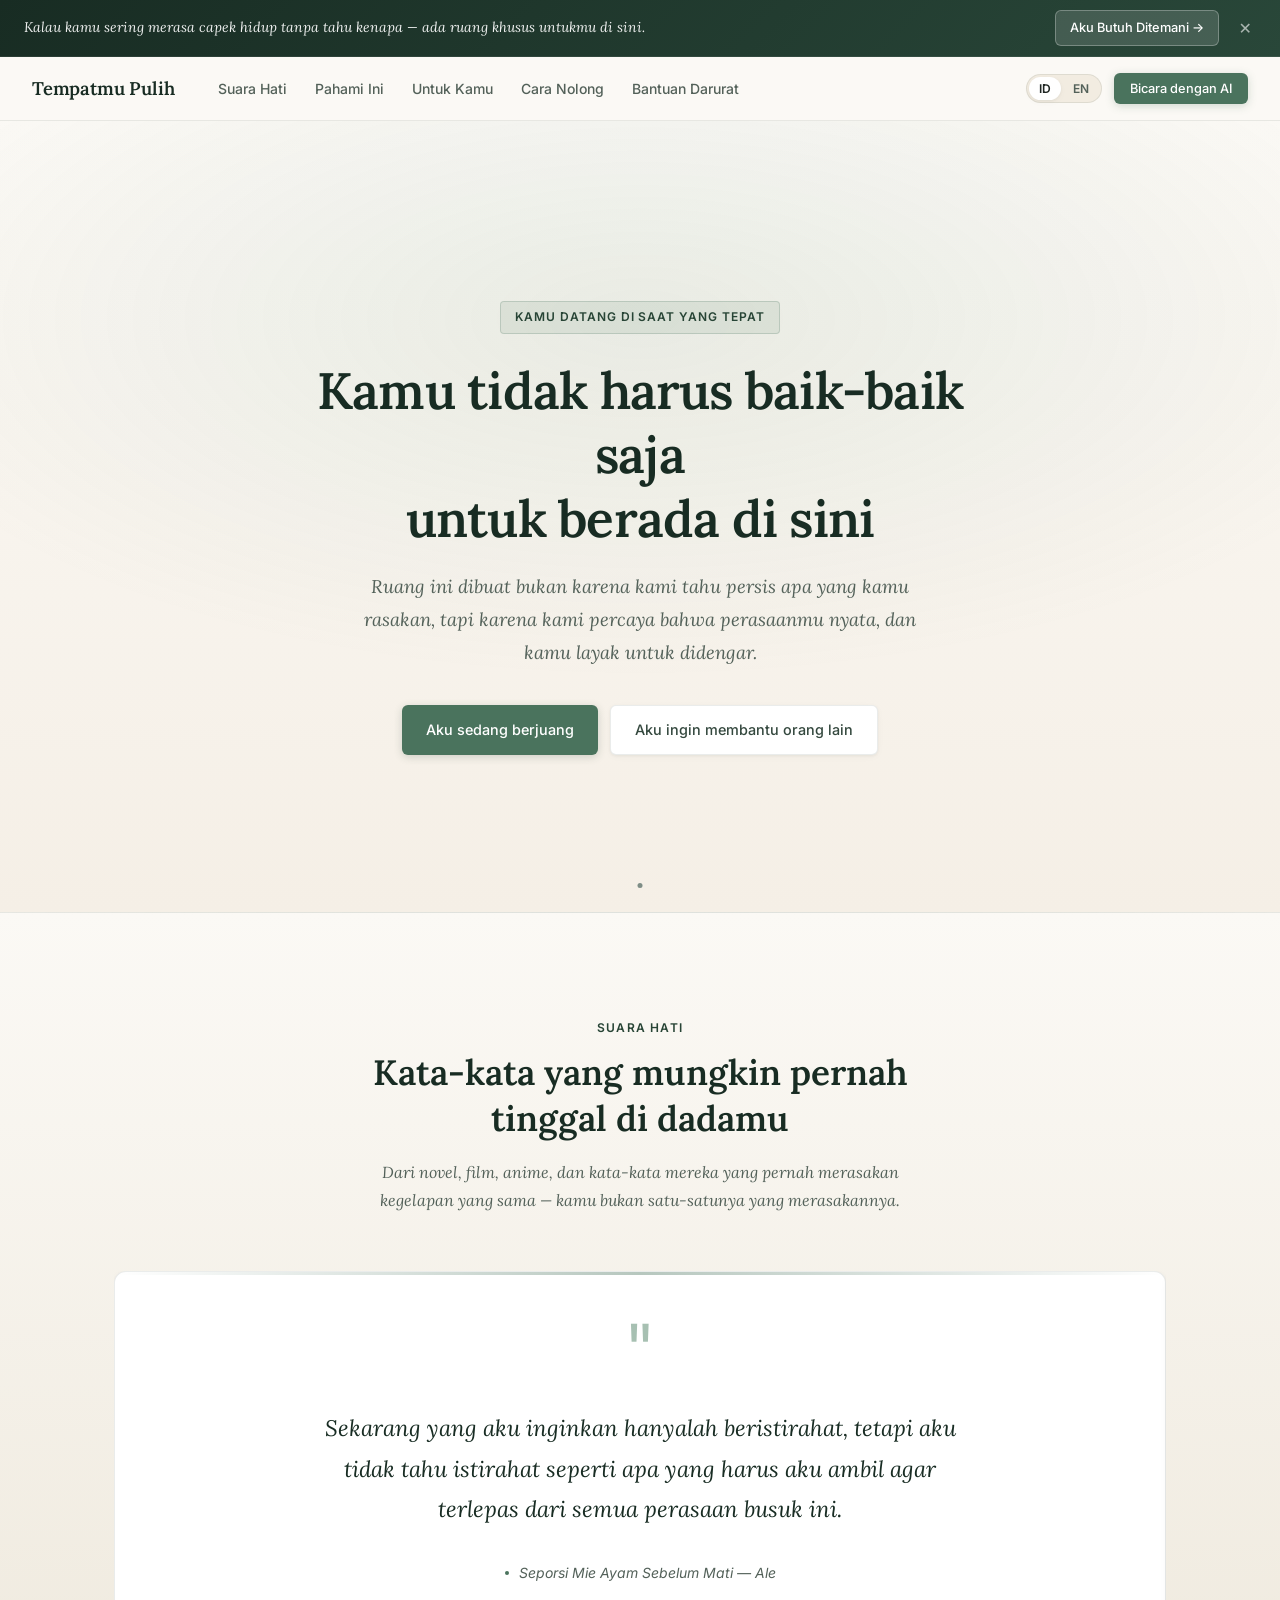
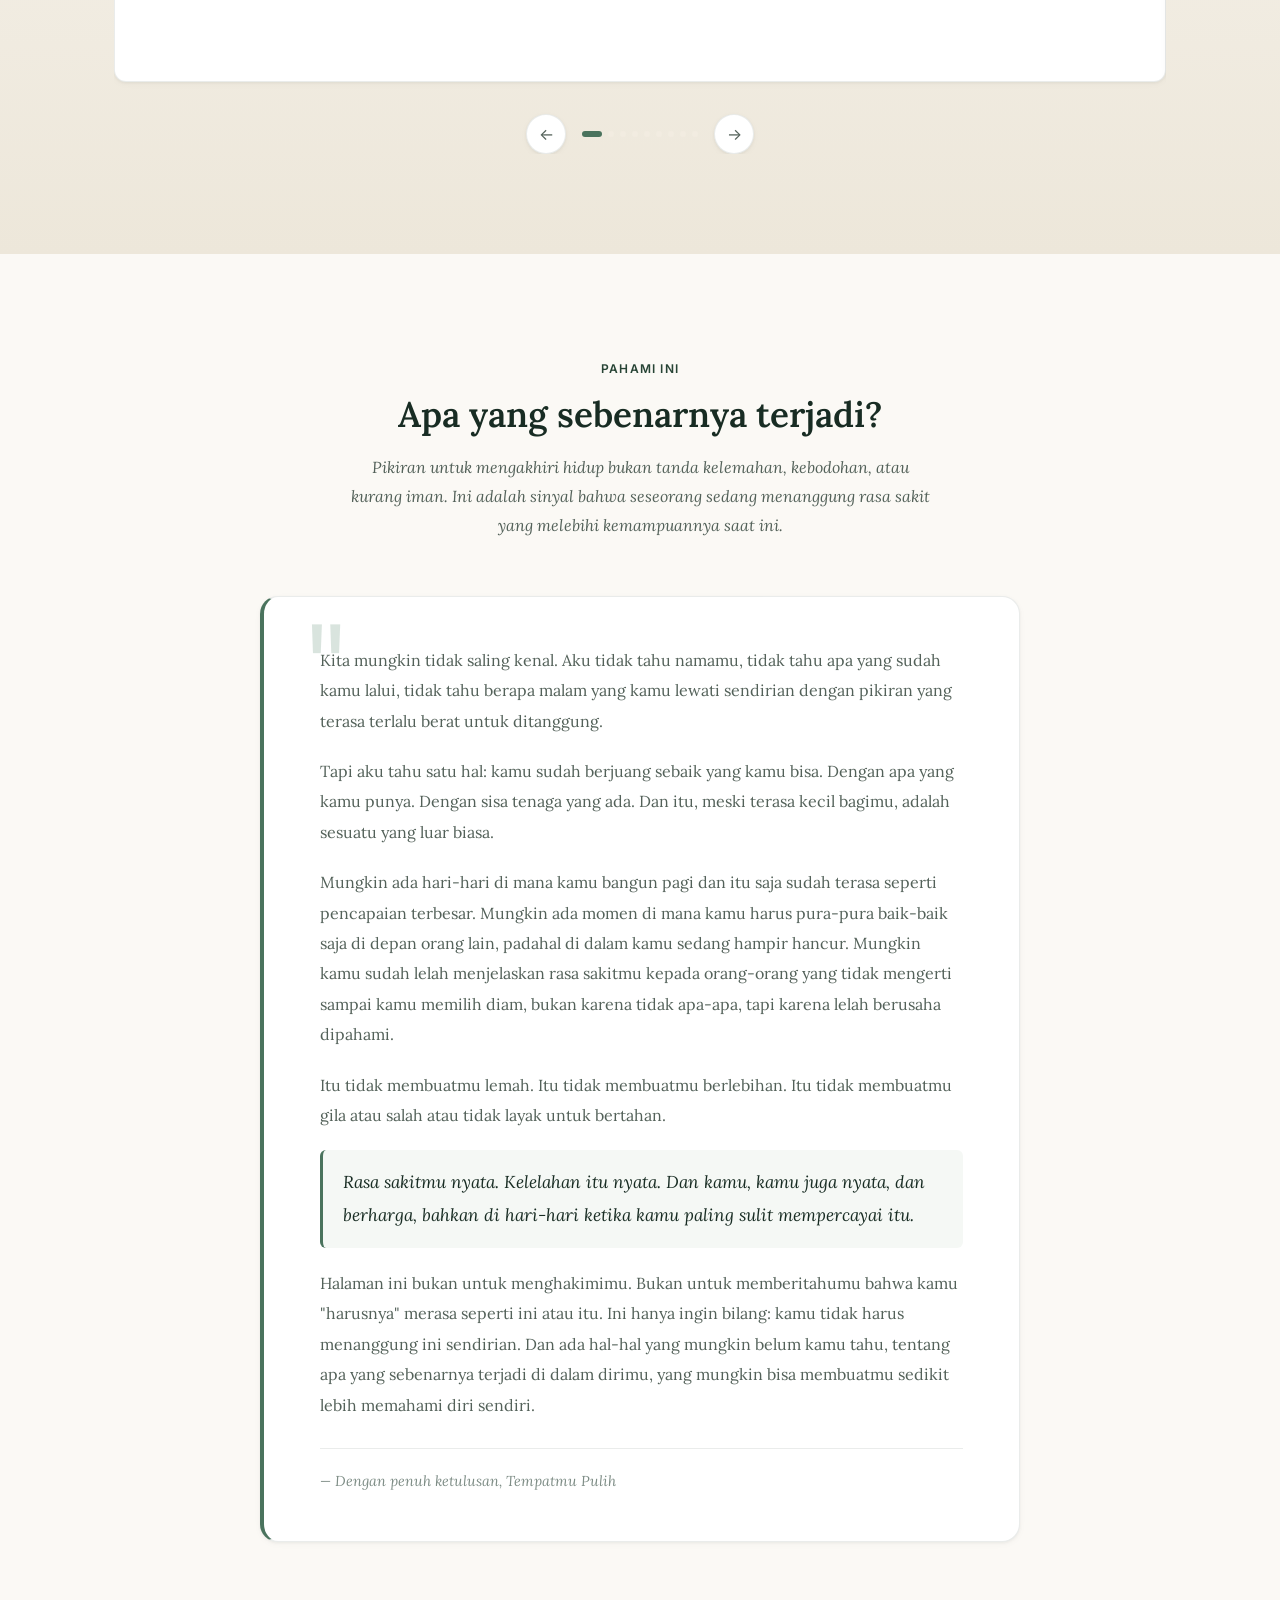
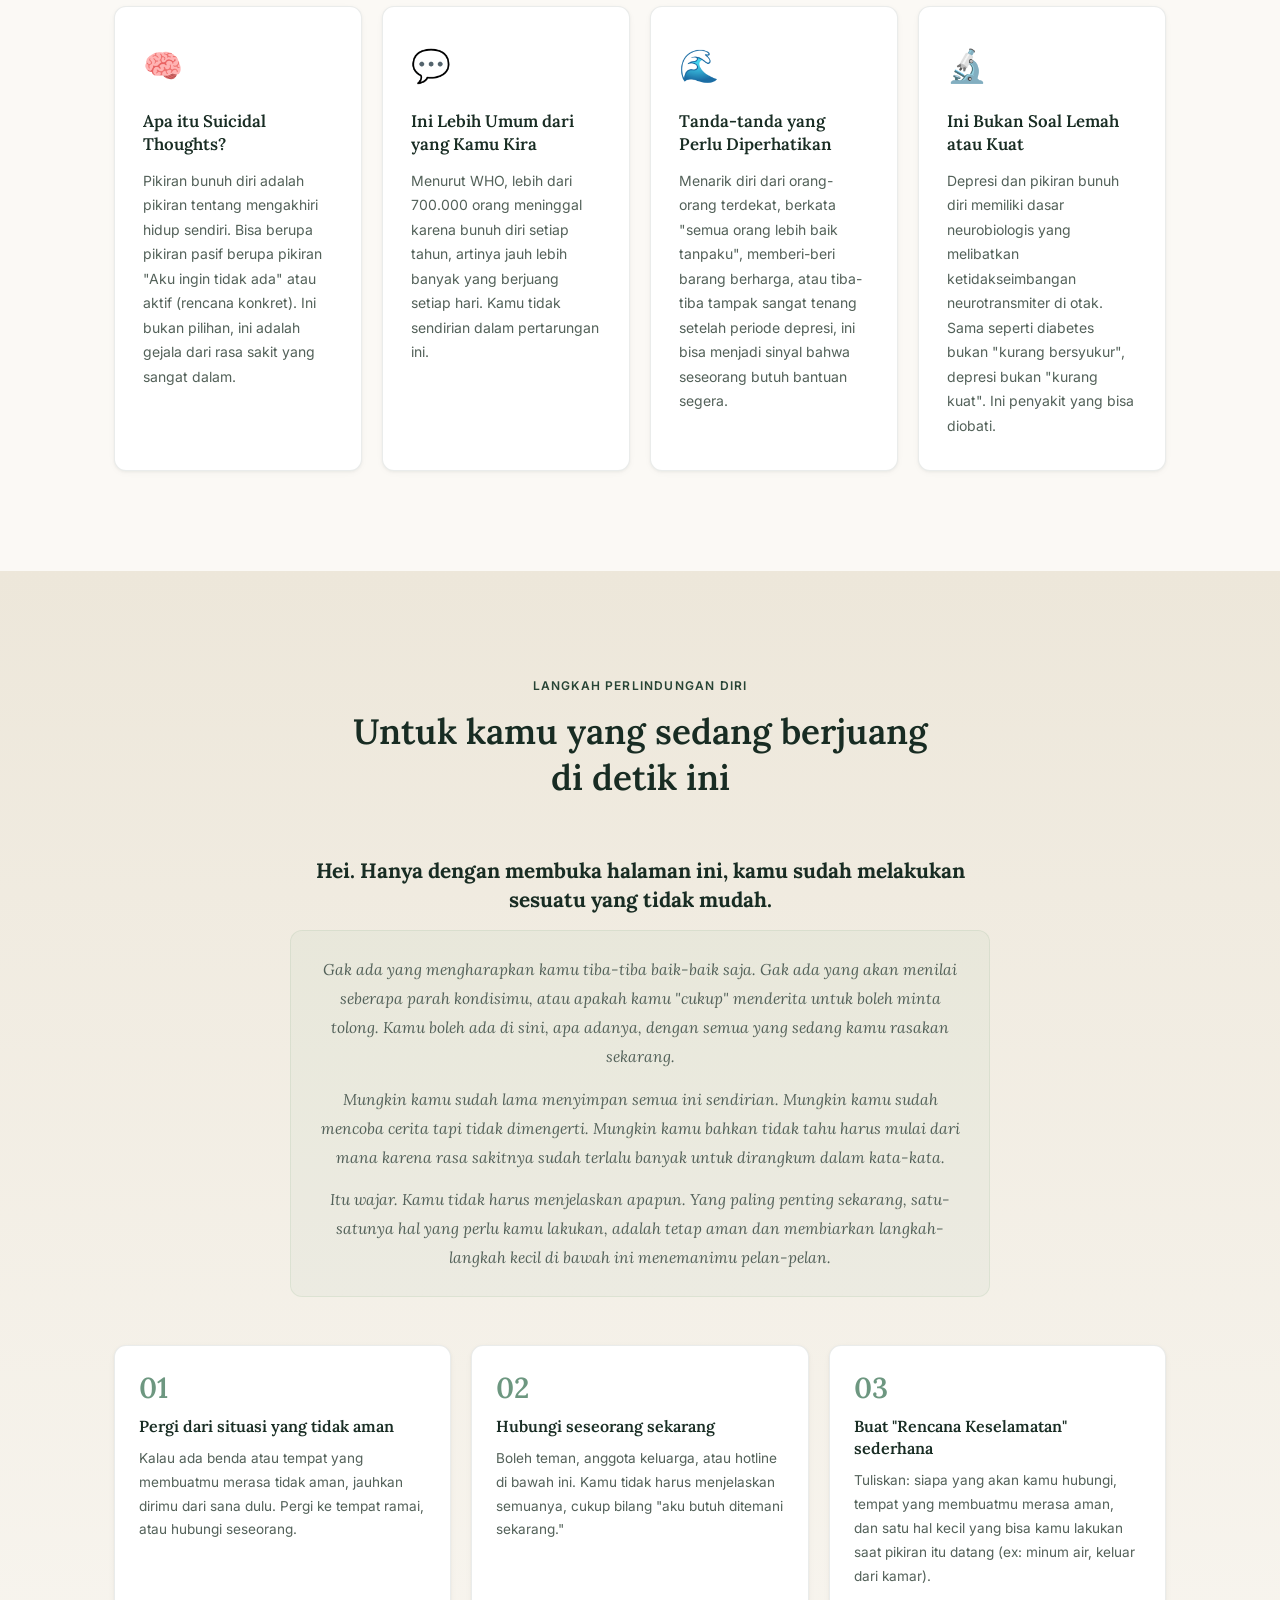
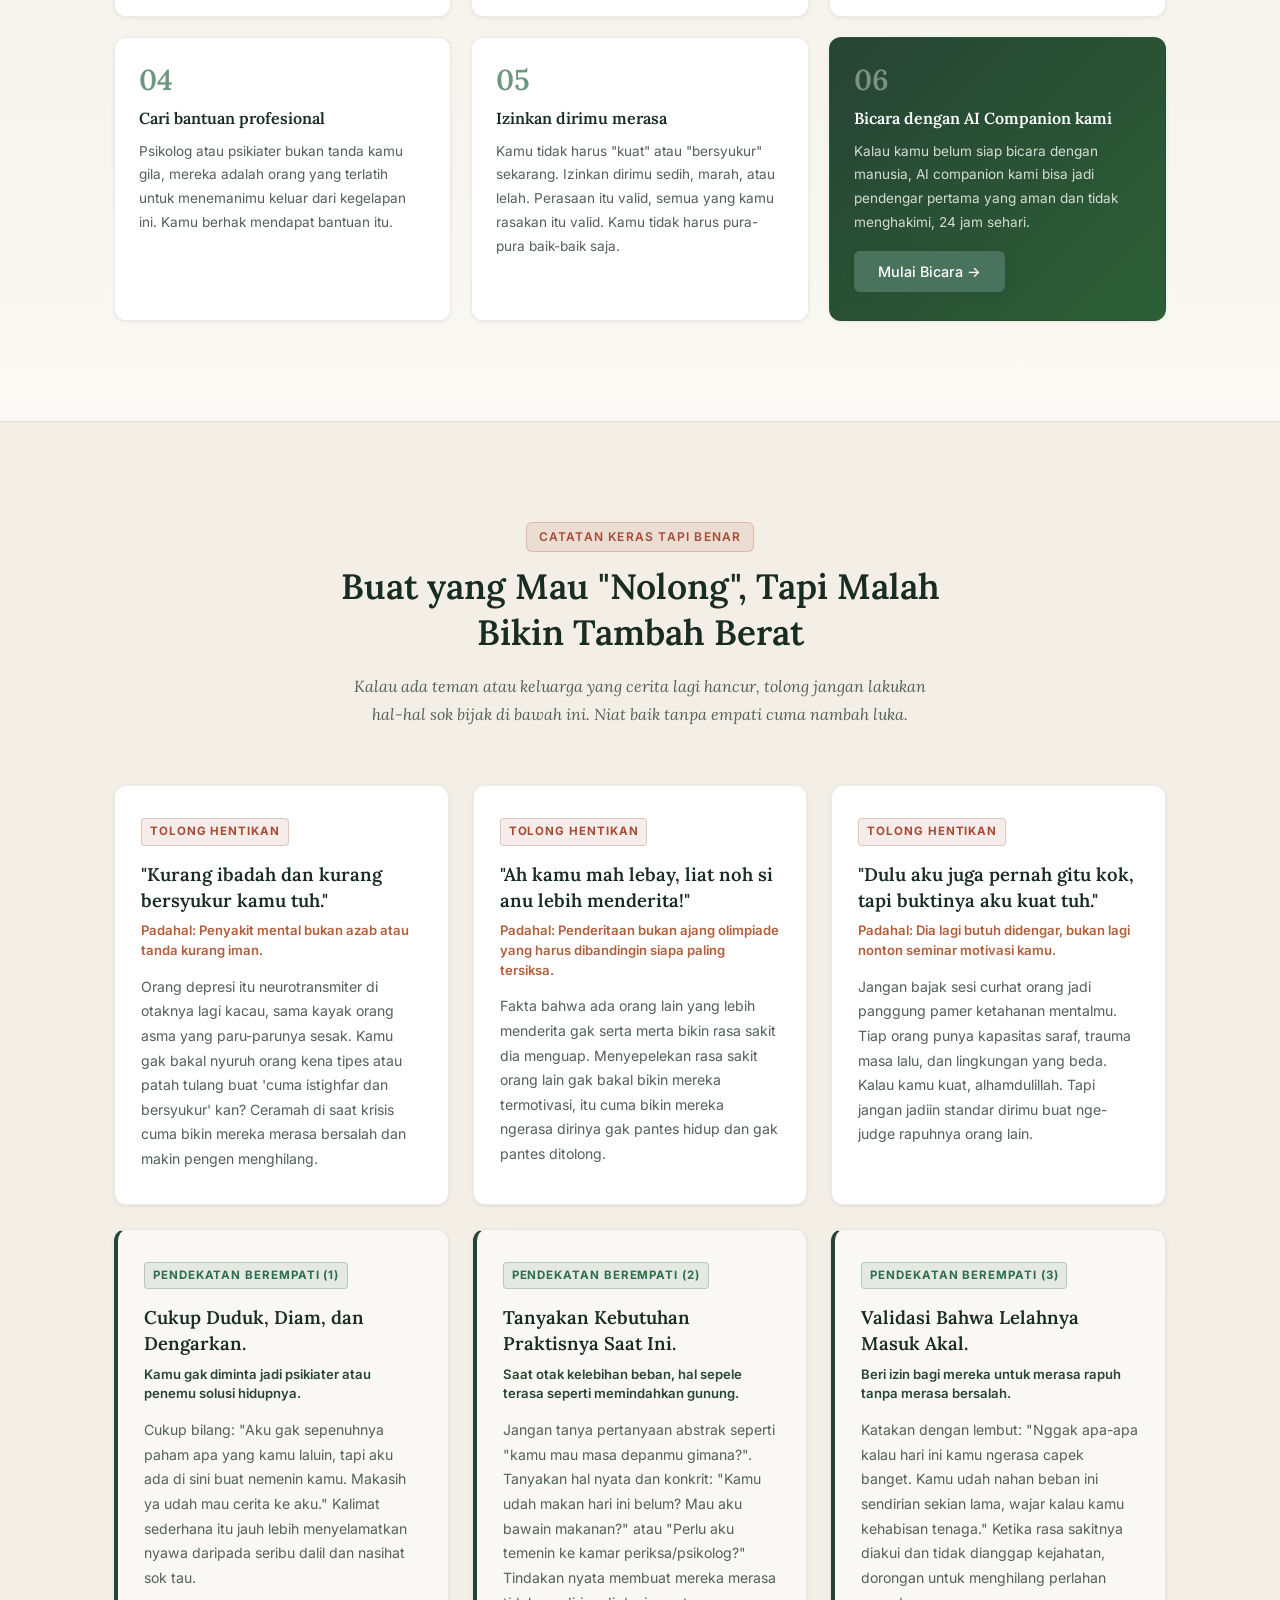
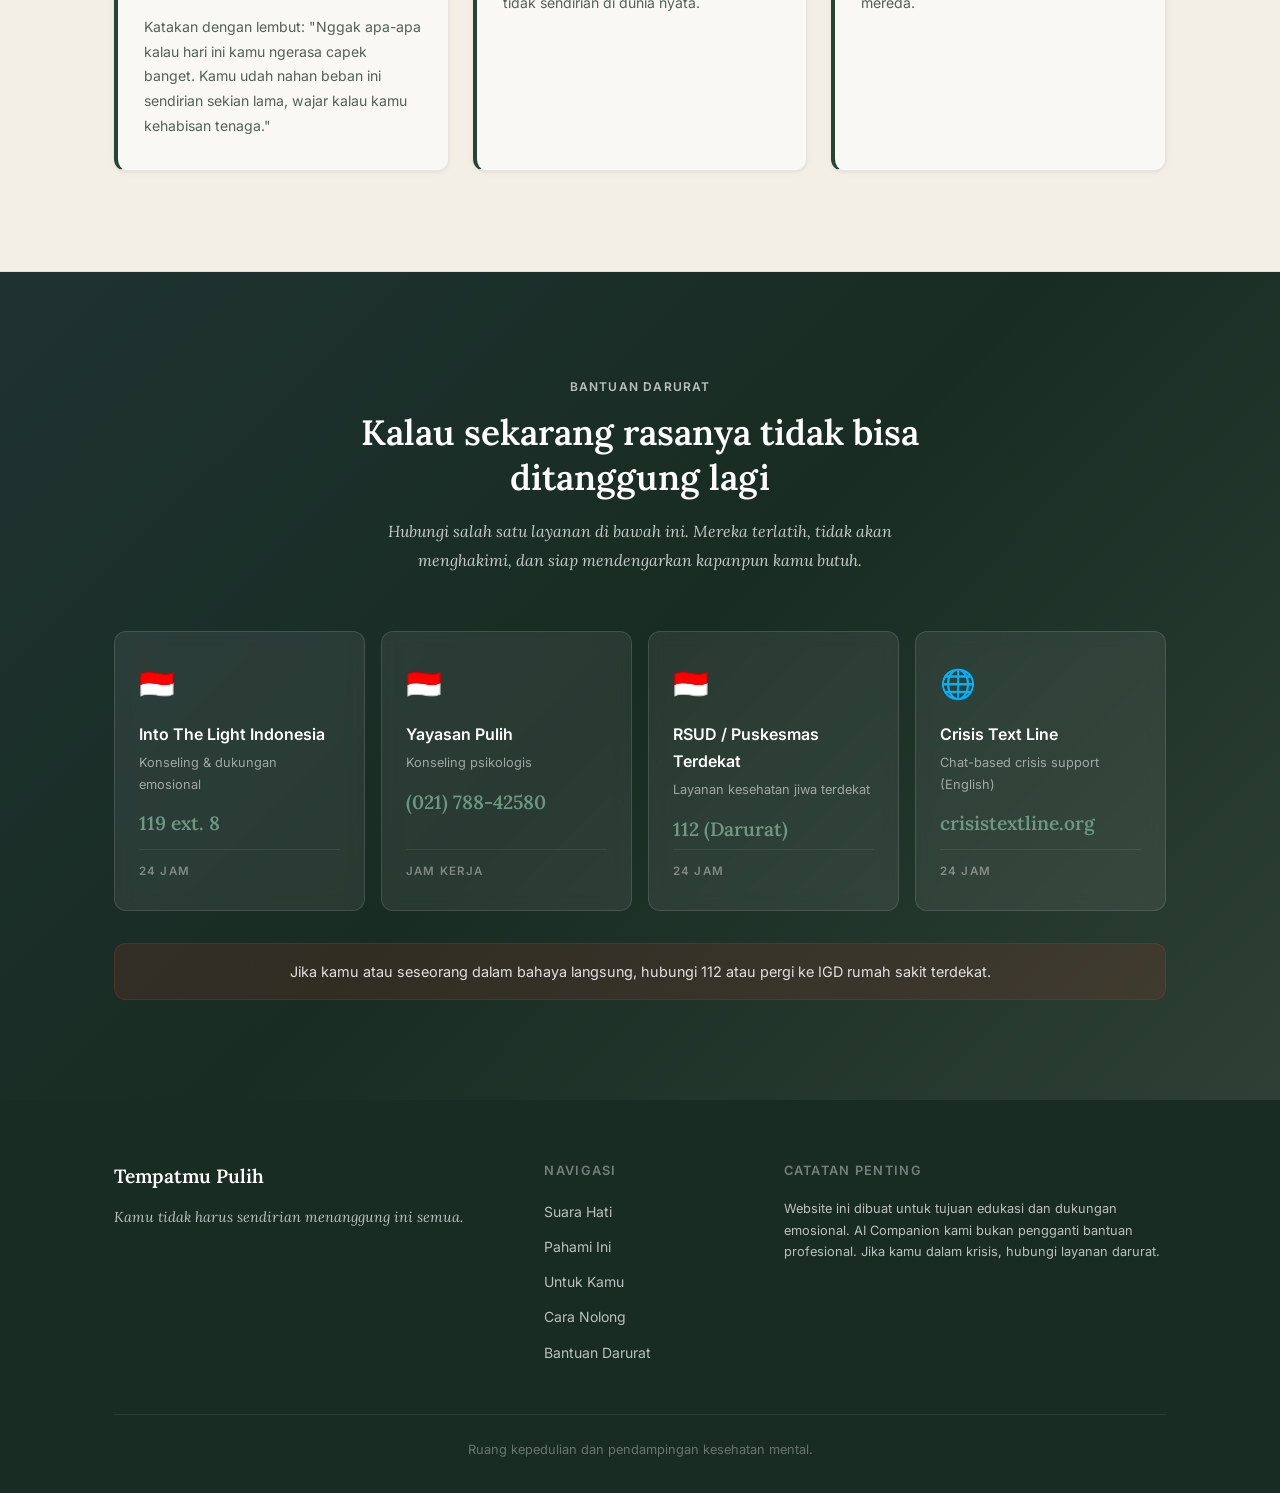
<file: index.html>
<!DOCTYPE html>
<html lang="id">
<head>
  <meta charset="UTF-8" />
  <meta name="viewport" content="width=device-width, initial-scale=1.0"/>
  <title id="page-title">Tempatmu Pulih — Kamu Tidak Sendiri</title>
  <link rel="preconnect" href="https://fonts.googleapis.com">
  <link href="https://fonts.googleapis.com/css2?family=Lora:ital,wght@0,400;0,600;1,400&family=Inter:wght@300;400;500;600&display=swap" rel="stylesheet">
  <link rel="stylesheet" href="style.css?v=2.1">
</head>
<body>

  <!-- =============================================
       PASSIVE SUICIDAL THOUGHTS BANNER (PLACEHOLDER)
       ============================================= -->
  <div id="passive-banner" class="passive-banner">
    <div class="passive-banner__inner">
      <p class="passive-banner__text" data-id="banner-text">
        Kalau kamu sering merasa capek hidup tanpa tahu kenapa — ada ruang khusus untukmu di sini.
      </p>
      <a href="/temani-aku.html" class="passive-banner__btn" id="passive-banner-btn" data-id="banner-btn">
        Temani Aku →
      </a>
    </div>
    <button class="passive-banner__close" id="banner-close" aria-label="Tutup">✕</button>
  </div>

  <!-- =============================================
       NAVBAR
       ============================================= -->
  <nav class="navbar" id="navbar">
    <div class="navbar__logo">
      <span class="logo-text">Tempatmu Pulih</span>
    </div>
    <ul class="navbar__links">
      <li><a href="#section-quotes" data-id="nav-quotes">Suara Hati</a></li>
      <li><a href="#section-edu" data-id="nav-edu">Pahami Ini</a></li>
      <li><a href="#section-forothers" data-id="nav-forothers">Untuk Kamu</a></li>
      <li><a href="#section-satire" data-id="nav-satire">Cara Nolong</a></li>
      <li><a href="#section-hotline" data-id="nav-hotline">Bantuan Darurat</a></li>
    </ul>
    <div class="navbar__actions">
      <!-- Language Toggle -->
      <div class="lang-toggle" id="lang-toggle" title="Ganti Bahasa / Switch Language">
        <button class="lang-btn active" id="btn-id" onclick="setLang('id')">ID</button>
        <button class="lang-btn" id="btn-en" onclick="setLang('en')">EN</button>
      </div>
      <!-- AI Chat Button -->
      <button class="ai-chat-trigger" id="ai-chat-trigger" data-id="ai-btn">
        <svg width="14" height="14" viewBox="0 0 24 24" fill="none" stroke="currentColor" stroke-width="2" stroke-linecap="round" stroke-linejoin="round" style="vertical-align: middle;"><path d="M21 15a2 2 0 0 1-2 2H7l-4 4V5a2 2 0 0 1 2-2h14a2 2 0 0 1 2 2z"></path></svg>
        <span data-id="ai-btn-label">Bicara dengan AI</span>
      </button>
    </div>
    <button class="navbar__hamburger" id="hamburger">☰</button>
  </nav>

  <!-- Mobile Menu -->
  <div class="mobile-menu" id="mobile-menu">
    <ul>
      <li><a href="#section-quotes" data-id="nav-quotes">Suara Hati</a></li>
      <li><a href="#section-edu" data-id="nav-edu">Pahami Ini</a></li>
      <li><a href="#section-forothers" data-id="nav-forothers">Untuk Kamu</a></li>
      <li><a href="#section-satire" data-id="nav-satire">Cara Nolong</a></li>
      <li><a href="#section-hotline" data-id="nav-hotline">Bantuan Darurat</a></li>
    </ul>
    <div class="mobile-lang">
      <button onclick="setLang('id')">🇮🇩 Bahasa Indonesia</button>
      <button onclick="setLang('en')">🇬🇧 English</button>
    </div>
  </div>

  <!-- =============================================
       HERO SECTION
       ============================================= -->
  <section class="hero" id="home">
    <div class="hero__content">
      <div class="hero__tag" data-id="hero-tag">Kamu datang di saat yang tepat</div>
      <h1 class="hero__title" data-id="hero-title">
        Kamu tidak harus baik-baik saja<br>untuk berada di sini.
      </h1>
      <p class="hero__subtitle" data-id="hero-subtitle">
        Ruang ini dibuat bukan karena kami tahu persis apa yang kamu rasakan —
        tapi karena kami percaya bahwa perasaanmu nyata, dan kamu layak untuk didengar.
      </p>
      <div class="hero__cta-group">
        <a href="#section-forothers" class="btn btn--primary" data-id="hero-cta1">Aku sedang berjuang</a>
        <a href="#section-satire" class="btn btn--ghost" data-id="hero-cta2">Aku ingin membantu orang lain</a>
      </div>
    </div>
    <div class="hero__scroll-hint">
      <span class="scroll-dot"></span>
    </div>
  </section>

  <!-- =============================================
       QUOTES SECTION
       ============================================= -->
  <section class="section-quotes" id="section-quotes">
    <div class="container">
      <div class="section-header">
        <div class="section-label" data-id="quotes-label">Suara Hati</div>
        <h2 class="section-title" data-id="quotes-title">
          Kata-kata yang mungkin pernah tinggal di dadamu
        </h2>
        <p class="section-desc" data-id="quotes-desc">
          Dari novel, film, anime, dan kata-kata mereka yang pernah merasakan kegelapan yang sama —
          kamu bukan satu-satunya yang merasakannya.
        </p>
      </div>

      <div class="quotes-carousel">
        <div class="quotes-track" id="quotes-track">

          <!-- Quote 1 — Seporsi Mie Ayam Sebelum Mati -->
          <div class="quote-card">
            <div class="quote-card__icon">"</div>
            <p class="quote-card__text" data-id="q1-text">
              Mungkin yang aku cari bukan cara untuk mati.
              Mungkin yang aku cari adalah alasan untuk tetap hidup.
            </p>
            <div class="quote-card__source">
              <span class="source-dot"></span>
              <span data-id="q1-src"><em>Seporsi Mie Ayam Sebelum Mati</em> — J.S. Khairen</span>
            </div>
          </div>

          <!-- Quote 2 — Your Lie in April (Shigatsu wa Kimi no Uso) -->
          <div class="quote-card">
            <div class="quote-card__icon">"</div>
            <p class="quote-card__text" data-id="q2-text">
              Aku merasa seperti tenggelam di bawah cahaya bulan —
              terlihat cantik dari jauh, tapi tak ada yang tahu betapa dinginnya air di sini.
            </p>
            <div class="quote-card__source">
              <span class="source-dot"></span>
              <span data-id="q2-src"><em>Your Lie in April</em> — Kaori Miyazono</span>
            </div>
          </div>

          <!-- Quote 3 — The Perks of Being a Wallflower -->
          <div class="quote-card">
            <div class="quote-card__icon">"</div>
            <p class="quote-card__text" data-id="q3-text">
              Bahkan di tengah segalanya yang terasa hancur,
              kamu masih ada di sini. Dan itu bukan hal kecil.
            </p>
            <div class="quote-card__source">
              <span class="source-dot"></span>
              <span data-id="q3-src"><em>The Perks of Being a Wallflower</em> — Stephen Chbosky</span>
            </div>
          </div>

          <!-- Quote 4 — Fyodor Dostoevsky -->
          <div class="quote-card">
            <div class="quote-card__icon">"</div>
            <p class="quote-card__text" data-id="q4-text">
              Mencintai kehidupan lebih dari maknanya —
              itulah setengah dari keberanian yang kamu butuhkan untuk terus berjalan.
            </p>
            <div class="quote-card__source">
              <span class="source-dot"></span>
              <span data-id="q4-src"><em>The Brothers Karamazov</em> — Fyodor Dostoevsky</span>
            </div>
          </div>

          <!-- Quote 5 — Neon Genesis Evangelion -->
          <div class="quote-card">
            <div class="quote-card__icon">"</div>
            <p class="quote-card__text" data-id="q5-text">
              Dunia ini tidak sempurna. Tapi ia masih ada untukmu —
              dan selama itu, kamu masih punya kemungkinan.
            </p>
            <div class="quote-card__source">
              <span class="source-dot"></span>
              <span data-id="q5-src"><em>Neon Genesis Evangelion</em> — Rei Ayanami</span>
            </div>
          </div>

          <!-- Quote 6 — Franz Kafka -->
          <div class="quote-card">
            <div class="quote-card__icon">"</div>
            <p class="quote-card__text" data-id="q6-text">
              Tidur, bangun, tidur, bangun, hidup yang menyedihkan... tapi aku tidak boleh menyerah. Segala sesuatu yang kamu cintai kemungkinan besar akan hilang, tetapi pada akhirnya, cinta akan kembali dengan cara yang lain.
            </p>
            <div class="quote-card__source">
              <span class="source-dot"></span>
              <span data-id="q6-src"><em>Letters to Milena & Diari</em> — Franz Kafka</span>
            </div>
          </div>

          <!-- Quote 7 — A Silent Voice (Koe no Katachi) -->
          <div class="quote-card">
            <div class="quote-card__icon">"</div>
            <p class="quote-card__text" data-id="q7-text">
              Mulai sekarang, aku ingin hidup dengan benar. Aku ingin mendengar suara mereka, aku ingin melihat wajah dunia lagi... tolong bantu aku bertahan sedikit lagi.
            </p>
            <div class="quote-card__source">
              <span class="source-dot"></span>
              <span data-id="q7-src"><em>A Silent Voice (Koe no Katachi)</em> — Shoya Ishida</span>
            </div>
          </div>

          <!-- Quote 8 — Albert Camus -->
          <div class="quote-card">
            <div class="quote-card__icon">"</div>
            <p class="quote-card__text" data-id="q8-text">
              Di tengah musim dingin yang paling menusuk, pada akhirnya aku tersadar bahwa di dalam diriku ada musim panas yang tak terkalahkan.
            </p>
            <div class="quote-card__source">
              <span class="source-dot"></span>
              <span data-id="q8-src"><em>Return to Tipasa</em> — Albert Camus</span>
            </div>
          </div>

          <!-- Quote 9 — Dead Poets Society -->
          <div class="quote-card">
            <div class="quote-card__icon">"</div>
            <p class="quote-card__text" data-id="q9-text">
              Hidup ini penuh dengan kepedihan dan keputusasaan. Namun sandiwara hebat kehidupan terus berjalan, dan kamu boleh menyumbangkan satu bait puisimu di sana.
            </p>
            <div class="quote-card__source">
              <span class="source-dot"></span>
              <span data-id="q9-src"><em>Dead Poets Society</em> — John Keating</span>
            </div>
          </div>

        </div>
        <div class="quotes-nav">
          <button class="q-prev" id="q-prev">←</button>
          <div class="q-dots" id="q-dots"></div>
          <button class="q-next" id="q-next">→</button>
        </div>
      </div>
    </div>
  </section>

  <!-- =============================================
       EDUCATION SECTION
       ============================================= -->
  <section class="section-edu" id="section-edu">
    <div class="container">
      <div class="section-header">
        <div class="section-label" data-id="edu-label">Pahami Ini</div>
        <h2 class="section-title" data-id="edu-title">Apa yang sebenarnya terjadi?</h2>
        <p class="section-desc" data-id="edu-desc">
          Pikiran untuk mengakhiri hidup bukan tanda kelemahan, kebodohan, atau kurang iman.
          Ini adalah sinyal bahwa seseorang sedang menanggung rasa sakit yang melebihi kemampuannya saat ini.
        </p>
      </div>

      <!-- OPEN LETTER BLOCK -->
      <div class="open-letter">
        <div class="open-letter__inner">
          <p class="open-letter__line" data-id="letter-p1">
            Kita mungkin tidak saling kenal. Aku tidak tahu namamu, tidak tahu apa yang sudah kamu lalui, tidak tahu berapa malam yang kamu lewati sendirian dengan pikiran yang terasa terlalu berat untuk ditanggung.
          </p>
          <p class="open-letter__line" data-id="letter-p2">
            Tapi aku tahu satu hal: kamu sudah berjuang sebaik yang kamu bisa. Dengan apa yang kamu punya. Dengan sisa tenaga yang ada. Dan itu — meski terasa kecil bagimu — adalah sesuatu yang luar biasa.
          </p>
          <p class="open-letter__line" data-id="letter-p3">
            Mungkin ada hari-hari di mana kamu bangun pagi dan itu saja sudah terasa seperti pencapaian terbesar. Mungkin ada momen di mana kamu harus pura-pura baik-baik saja di depan orang lain, padahal di dalam kamu sedang hampir hancur. Mungkin kamu sudah lelah menjelaskan rasa sakitmu kepada orang-orang yang tidak mengerti — sampai kamu memilih diam, bukan karena tidak apa-apa, tapi karena lelah berusaha dipahami.
          </p>
          <p class="open-letter__line" data-id="letter-p4">
            Itu tidak membuatmu lemah. Itu tidak membuatmu berlebihan. Itu tidak membuatmu gila atau salah atau tidak layak untuk bertahan.
          </p>
          <p class="open-letter__line open-letter__line--highlight" data-id="letter-p5">
            Rasa sakitmu nyata. Kelelahan itu nyata. Dan kamu — kamu juga nyata, dan berharga, bahkan di hari-hari ketika kamu paling sulit mempercayai itu.
          </p>
          <p class="open-letter__line" data-id="letter-p6">
            Halaman ini bukan untuk menghakimimu. Bukan untuk memberitahumu bahwa kamu "harusnya" merasa seperti ini atau itu. Ini hanya ingin bilang: kamu tidak harus menanggung ini sendirian. Dan ada hal-hal yang mungkin belum kamu tahu — tentang apa yang sebenarnya terjadi di dalam dirimu — yang mungkin bisa membuatmu sedikit lebih memahami diri sendiri.
          </p>
          <div class="open-letter__sig" data-id="letter-sig">— Dengan penuh ketulusan, Tempatmu Pulih</div>
        </div>
      </div>

      <div class="edu-cards">
        <div class="edu-card" data-delay="0">
          <div class="edu-card__icon">🧠</div>
          <h3 data-id="edu1-title">Apa itu Suicidal Thoughts?</h3>
          <p data-id="edu1-desc">
            Pikiran bunuh diri adalah pikiran tentang mengakhiri hidup sendiri. Bisa berupa pikiran pasif
            ("Aku ingin tidak ada") atau aktif (rencana konkret). Ini bukan pilihan — ini adalah gejala
            dari rasa sakit yang sangat dalam.
          </p>
        </div>
        <div class="edu-card" data-delay="100">
          <div class="edu-card__icon">💬</div>
          <h3 data-id="edu2-title">Ini Lebih Umum dari yang Kamu Kira</h3>
          <p data-id="edu2-desc">
            Menurut WHO, lebih dari 700.000 orang meninggal karena bunuh diri setiap tahun —
            artinya jauh lebih banyak yang berjuang setiap hari. Kamu tidak sendirian dalam pertarungan ini.
          </p>
        </div>
        <div class="edu-card" data-delay="200">
          <div class="edu-card__icon">🌊</div>
          <h3 data-id="edu3-title">Tanda-tanda yang Perlu Diperhatikan</h3>
          <p data-id="edu3-desc">
            Menarik diri dari orang-orang terdekat, berkata "semua orang lebih baik tanpaku",
            memberi-beri barang berharga, atau tiba-tiba tampak sangat tenang setelah periode depresi —
            ini bisa menjadi sinyal bahwa seseorang butuh bantuan segera.
          </p>
        </div>
        <div class="edu-card" data-delay="300">
          <div class="edu-card__icon">🔬</div>
          <h3 data-id="edu4-title">Ini Bukan Soal Lemah atau Kuat</h3>
          <p data-id="edu4-desc">
            Depresi dan pikiran bunuh diri memiliki dasar neurobiologis — melibatkan ketidakseimbangan
            neurotransmiter di otak. Sama seperti diabetes bukan "kurang bersyukur",
            depresi bukan "kurang kuat". Ini penyakit yang bisa diobati.
          </p>
        </div>
      </div>
    </div>
  </section>

  <!-- =============================================
       FOR SELF SECTION
       ============================================= -->
  <section class="section-forothers" id="section-forothers">
    <div class="container">
      <div class="section-header">
        <div class="section-label" data-id="action-label">Langkah Perlindungan Diri</div>
        <h2 class="section-title" data-id="action-title">Untuk kamu yang sedang berjuang di detik ini</h2>
      </div>

      <div class="tab-group">
        <!-- TAB: SELF -->
        <div class="tab-content active" id="tab-content-self">
          <div class="tab-content__intro tab-content__intro--wide">
            <h3 data-id="self-intro-title">Hei. Hanya dengan membuka halaman ini, kamu sudah melakukan sesuatu yang tidak mudah.</h3>
            <div class="self-intro-body">
              <p data-id="self-intro-p1">
                Gak ada yang mengharapkan kamu tiba-tiba baik-baik saja. Gak ada yang akan menilai seberapa parah kondisimu, atau apakah kamu "cukup" menderita untuk boleh minta tolong. Kamu boleh ada di sini, apa adanya, dengan semua yang sedang kamu rasakan sekarang.
              </p>
              <p data-id="self-intro-p2">
                Mungkin kamu sudah lama menyimpan semua ini sendirian. Mungkin kamu sudah mencoba cerita tapi tidak dimengerti. Mungkin kamu bahkan tidak tahu harus mulai dari mana — karena rasa sakitnya sudah terlalu banyak untuk dirangkum dalam kata-kata.
              </p>
              <p data-id="self-intro-p3">
                Itu wajar. Kamu tidak harus menjelaskan apapun. Yang paling penting sekarang, satu-satunya hal yang perlu kamu lakukan, adalah tetap aman — dan membiarkan langkah-langkah kecil di bawah ini menemanimu pelan-pelan.
              </p>
            </div>
          </div>
          <div class="steps-grid">
            <div class="step-card">
              <div class="step-num">01</div>
              <h4 data-id="self-s1-title">Pergi dari situasi yang tidak aman</h4>
              <p data-id="self-s1-desc">Kalau ada benda atau tempat yang membuatmu merasa tidak aman, jauhkan dirimu dari sana dulu. Pergi ke tempat ramai, atau hubungi seseorang.</p>
            </div>
            <div class="step-card">
              <div class="step-num">02</div>
              <h4 data-id="self-s2-title">Hubungi seseorang sekarang</h4>
              <p data-id="self-s2-desc">Boleh teman, anggota keluarga, atau hotline di bawah ini. Kamu tidak harus menjelaskan semuanya — cukup bilang "aku butuh ditemani sekarang."</p>
            </div>
            <div class="step-card">
              <div class="step-num">03</div>
              <h4 data-id="self-s3-title">Buat "Rencana Keselamatan" sederhana</h4>
              <p data-id="self-s3-desc">Tuliskan: siapa yang akan kamu hubungi, tempat yang membuatmu merasa aman, dan satu hal kecil yang bisa kamu lakukan saat pikiran itu datang (ex: minum air, keluar dari kamar).</p>
            </div>
            <div class="step-card">
              <div class="step-num">04</div>
              <h4 data-id="self-s4-title">Cari bantuan profesional</h4>
              <p data-id="self-s4-desc">Psikolog atau psikiater bukan tanda kamu gila — mereka adalah orang yang terlatih untuk menemanimu keluar dari kegelapan ini. Kamu berhak mendapat bantuan itu.</p>
            </div>
            <div class="step-card">
              <div class="step-num">05</div>
              <h4 data-id="self-s5-title">Izinkan dirimu merasa</h4>
              <p data-id="self-s5-desc">Kamu tidak harus "kuat" atau "bersyukur" sekarang. Izinkan dirimu sedih, marah, atau lelah — perasaan itu valid. Kamu tidak harus pura-pura baik-baik saja.</p>
            </div>
            <div class="step-card step-card--highlight">
              <div class="step-num">06</div>
              <h4 data-id="self-s6-title">Bicara dengan AI Companion kami</h4>
              <p data-id="self-s6-desc">Kalau kamu belum siap bicara dengan manusia, AI companion kami bisa jadi pendengar pertama yang aman dan tidak menghakimi — 24 jam sehari.</p>
              <button class="btn btn--primary btn--sm" onclick="openAIChat()" data-id="self-s6-btn">Mulai Bicara →</button>
            </div>
          </div>
        </div>
      </div>
    </div>
  </section>

  <!-- =============================================
       SATIRICAL / REAL-TALK EDU SECTION FOR OUTSIDERS
       ============================================= -->
  <section class="section-satire" id="section-satire">
    <div class="container">
      <div class="section-header">
        <div class="section-label section-label--satire" data-id="satire-label">Catatan Keras Tapi Benar</div>
        <h2 class="section-title" data-id="satire-title">Buat yang Mau "Nolong", Tapi Malah Bikin Tambah Berat</h2>
        <p class="section-desc" data-id="satire-desc">
          Kalau ada teman atau keluarga yang cerita lagi hancur, tolong jangan lakukan hal-hal sok bijak di bawah ini. Niat baik tanpa empati cuma nambah luka.
        </p>
      </div>

      <div class="satire-cards">
        <div class="satire-card">
          <div class="satire-card__badge" data-id="sat-badge-stop">TOLONG HENTIKAN</div>
          <h3 data-id="sat1-title">"Kurang ibadah dan kurang bersyukur kamu tuh."</h3>
          <p class="satire-card__sub" data-id="sat1-sub">Padahal: Penyakit mental bukan azab atau tanda kurang iman.</p>
          <p class="satire-card__desc" data-id="sat1-desc">
            Orang depresi itu neurotransmiter di otaknya lagi kacau, sama kayak orang asma yang paru-parunya sesak. Kamu gak bakal nyuruh orang kena tipes atau patah tulang buat 'cuma istighfar dan bersyukur' kan? Ceramah di saat krisis cuma bikin mereka merasa bersalah dan makin pengen menghilang.
          </p>
        </div>

        <div class="satire-card">
          <div class="satire-card__badge" data-id="sat-badge-stop">TOLONG HENTIKAN</div>
          <h3 data-id="sat2-title">"Ah kamu mah lebay, liat noh si anu lebih menderita!"</h3>
          <p class="satire-card__sub" data-id="sat2-sub">Padahal: Penderitaan bukan ajang olimpiade yang harus dibandingin siapa paling tersiksa.</p>
          <p class="satire-card__desc" data-id="sat2-desc">
            Fakta bahwa ada orang lain yang lebih menderita gak serta merta bikin rasa sakit dia menguap. Menyepelekan rasa sakit orang lain gak bakal bikin mereka termotivasi, itu cuma bikin mereka ngerasa dirinya gak pantes hidup dan gak pantes ditolong.
          </p>
        </div>

        <div class="satire-card">
          <div class="satire-card__badge" data-id="sat-badge-stop">TOLONG HENTIKAN</div>
          <h3 data-id="sat3-title">"Dulu aku juga pernah gitu kok, tapi buktinya aku kuat tuh."</h3>
          <p class="satire-card__sub" data-id="sat3-sub">Padahal: Dia lagi butuh didengar, bukan lagi nonton seminar motivasi kamu.</p>
          <p class="satire-card__desc" data-id="sat3-desc">
            Jangan bajak sesi curhat orang jadi panggung pamer ketahanan mentalmu. Tiap orang punya kapasitas saraf, trauma masa lalu, dan lingkungan yang beda. Kalau kamu kuat, alhamdulillah. Tapi jangan jadiin standar dirimu buat nge-judge rapuhnya orang lain.
          </p>
        </div>

        <div class="satire-card satire-card--truth">
          <div class="satire-card__badge satire-card__badge--green" data-id="sat-badge-do1">PENDEKATAN BEREMPATI (1)</div>
          <h3 data-id="sat4-title">Cukup Duduk, Diam, dan Dengarkan.</h3>
          <p class="satire-card__sub" data-id="sat4-sub">Kamu gak diminta jadi psikiater atau penemu solusi hidupnya.</p>
          <p class="satire-card__desc" data-id="sat4-desc">
            Cukup bilang: <em>"Aku gak sepenuhnya paham apa yang kamu laluin, tapi aku ada di sini buat nemenin kamu. Makasih ya udah mau cerita ke aku."</em> Kalimat sederhana itu jauh lebih menyelamatkan nyawa daripada seribu dalil dan nasihat sok tau.
          </p>
        </div>

        <div class="satire-card satire-card--truth">
          <div class="satire-card__badge satire-card__badge--green" data-id="sat-badge-do2">PENDEKATAN BEREMPATI (2)</div>
          <h3 data-id="sat5-title">Tanyakan Kebutuhan Praktisnya Saat Ini.</h3>
          <p class="satire-card__sub" data-id="sat5-sub">Saat otak kelebihan beban, hal sepele terasa seperti memindahkan gunung.</p>
          <p class="satire-card__desc" data-id="sat5-desc">
            Jangan tanya pertanyaan abstrak seperti "kamu mau masa depanmu gimana?". Tanyakan hal nyata dan konkrit: <em>"Kamu udah makan hari ini belum? Mau aku bawain makanan?"</em> atau <em>"Perlu aku temenin ke kamar periksa/psikolog?"</em> Tindakan nyata membuat mereka merasa tidak sendirian di dunia nyata.
          </p>
        </div>

        <div class="satire-card satire-card--truth">
          <div class="satire-card__badge satire-card__badge--green" data-id="sat-badge-do3">PENDEKATAN BEREMPATI (3)</div>
          <h3 data-id="sat6-title">Validasi Bahwa Lelahnya Masuk Akal.</h3>
          <p class="satire-card__sub" data-id="sat6-sub">Beri izin bagi mereka untuk merasa rapuh tanpa merasa bersalah.</p>
          <p class="satire-card__desc" data-id="sat6-desc">
            Katakan dengan lembut: <em>"Nggak apa-apa kalau hari ini kamu ngerasa capek banget. Kamu udah nahan beban ini sendirian sekian lama, wajar kalau kamu kehabisan tenaga."</em> Ketika rasa sakitnya diakui dan tidak dianggap kejahatan, dorongan untuk menghilang perlahan mereda.
          </p>
        </div>
      </div>
    </div>
  </section>

  <!-- =============================================
       HOTLINE SECTION
       ============================================= -->
  <section class="section-hotline" id="section-hotline">
    <div class="container">
      <div class="section-header section-header--light">
        <div class="section-label section-label--light" data-id="hotline-label">Bantuan Darurat</div>
        <h2 class="section-title section-title--light" data-id="hotline-title">
          Kalau sekarang rasanya tidak bisa ditanggung lagi —
        </h2>
        <p class="section-desc section-desc--light" data-id="hotline-desc">
          Hubungi salah satu layanan di bawah ini. Mereka terlatih, tidak akan menghakimi,
          dan siap mendengarkan kapanpun kamu butuh.
        </p>
      </div>

      <div class="hotline-cards">
        <div class="hotline-card">
          <div class="hotline-card__flag">🇮🇩</div>
          <div class="hotline-card__info">
            <h4>Into The Light Indonesia</h4>
            <p data-id="hl1-desc">Konseling &amp; dukungan emosional</p>
            <a href="tel:119" class="hotline-num">119 ext. 8</a>
          </div>
          <div class="hotline-card__avail" data-id="hl-24h">24 Jam</div>
        </div>
        <div class="hotline-card">
          <div class="hotline-card__flag">🇮🇩</div>
          <div class="hotline-card__info">
            <h4>Yayasan Pulih</h4>
            <p data-id="hl2-desc">Konseling psikologis</p>
            <a href="tel:+6221788-42580" class="hotline-num">(021) 788-42580</a>
          </div>
          <div class="hotline-card__avail" data-id="hl-office">Jam Kerja</div>
        </div>
        <div class="hotline-card">
          <div class="hotline-card__flag">🇮🇩</div>
          <div class="hotline-card__info">
            <h4>RSUD / Puskesmas Terdekat</h4>
            <p data-id="hl3-desc">Layanan kesehatan jiwa terdekat</p>
            <a href="tel:112" class="hotline-num">112 (Darurat)</a>
          </div>
          <div class="hotline-card__avail" data-id="hl-24h">24 Jam</div>
        </div>
        <div class="hotline-card">
          <div class="hotline-card__flag">🌐</div>
          <div class="hotline-card__info">
            <h4>Crisis Text Line</h4>
            <p data-id="hl4-desc">Chat-based crisis support (English)</p>
            <a href="https://www.crisistextline.org" target="_blank" class="hotline-num">crisistextline.org</a>
          </div>
          <div class="hotline-card__avail" data-id="hl-24h">24 Jam</div>
        </div>
      </div>

      <div class="hotline-note" data-id="hotline-note">
        📞 Jika kamu atau seseorang dalam bahaya langsung, hubungi <strong>112</strong> atau pergi ke IGD rumah sakit terdekat.
      </div>
    </div>
  </section>

  <!-- =============================================
       AI CHAT COMPANION (FLOATING)
       ============================================= -->
  <div class="ai-chat-panel" id="ai-chat-panel">
    <div class="ai-chat__header">
      <div class="ai-chat__title">
        <span class="ai-status-dot"></span>
        <span data-id="ai-panel-title">AI Companion — Tempatmu Pulih</span>
      </div>
      <button class="ai-chat__close" onclick="closeAIChat()">✕</button>
    </div>
    <div class="ai-chat__messages" id="ai-messages">
      <div class="ai-msg ai-msg--bot">
        <p data-id="ai-welcome">Hei. Aku di sini. Kamu tidak harus menjelaskan semuanya — ceritakan saja apa yang kamu mau. Aku mendengarkan.</p>
      </div>
    </div>
    <div class="ai-chat__disclaimer" data-id="ai-disclaimer">
      Layanan ini bukan pengganti bantuan medis/psikologis profesional. Jika dalam bahaya langsung, hubungi 119 ext. 8 sekarang.
    </div>
    <div class="ai-chat__input-row">
      <input type="text" id="ai-input" class="ai-chat__input" placeholder="Cerita di sini..." data-id-placeholder="ai-input-placeholder" />
      <button class="ai-chat__send" onclick="sendAIMessage()">↑</button>
    </div>
  </div>

  <!-- Floating AI Button (mobile) -->
  <button class="ai-fab" id="ai-fab" onclick="openAIChat()" aria-label="Buka AI Chat">
    <svg width="18" height="18" viewBox="0 0 24 24" fill="none" stroke="currentColor" stroke-width="2" stroke-linecap="round" stroke-linejoin="round"><path d="M21 15a2 2 0 0 1-2 2H7l-4 4V5a2 2 0 0 1 2-2h14a2 2 0 0 1 2 2z"></path></svg>
  </button>

  <!-- =============================================
       FOOTER
       ============================================= -->
  <footer class="footer">
    <div class="container">
      <div class="footer__grid">
        <div class="footer__brand">
          <div class="footer__logo">Tempatmu Pulih</div>
          <p data-id="footer-tagline">Kamu tidak harus sendirian menanggung ini semua.</p>
        </div>
        <div class="footer__links">
          <h5 data-id="footer-nav-label">Navigasi</h5>
          <ul>
            <li><a href="#section-quotes" data-id="nav-quotes">Suara Hati</a></li>
            <li><a href="#section-edu" data-id="nav-edu">Pahami Ini</a></li>
            <li><a href="#section-forothers" data-id="nav-forothers">Untuk Kamu</a></li>
            <li><a href="#section-satire" data-id="nav-satire">Cara Nolong</a></li>
            <li><a href="#section-hotline" data-id="nav-hotline">Bantuan Darurat</a></li>
          </ul>
        </div>
        <div class="footer__disclaimer">
          <h5 data-id="footer-disc-title">Catatan Penting</h5>
          <p data-id="footer-disc-text">
            Website ini dibuat untuk tujuan edukasi dan dukungan emosional.
            AI Companion kami bukan pengganti bantuan profesional.
            Jika kamu dalam krisis, hubungi layanan darurat.
          </p>
        </div>
      </div>
      <div class="footer__bottom">
        <p data-id="footer-copy">Ruang kepedulian dan pendampingan kesehatan mental.</p>
      </div>
    </div>
  </footer>

  <script src="script.js?v=2.1"></script>
</body>
</html>
</file>
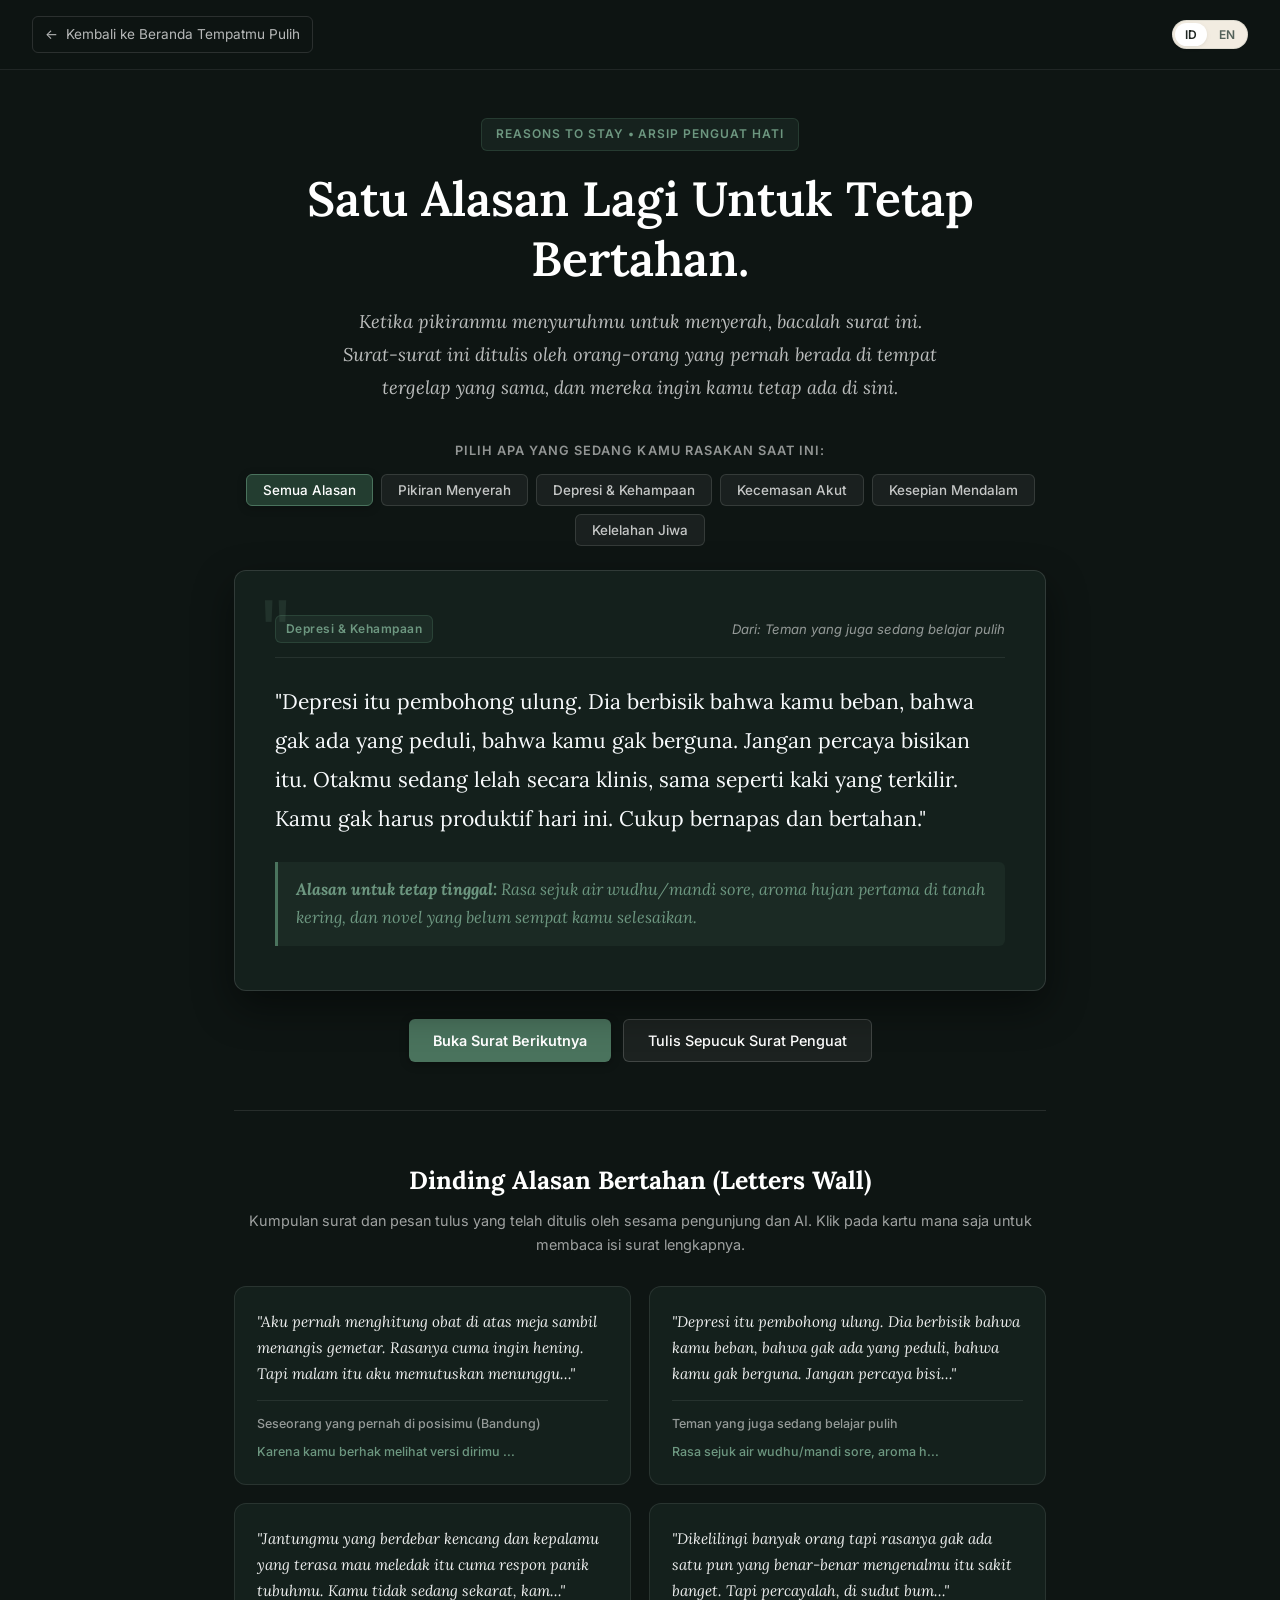
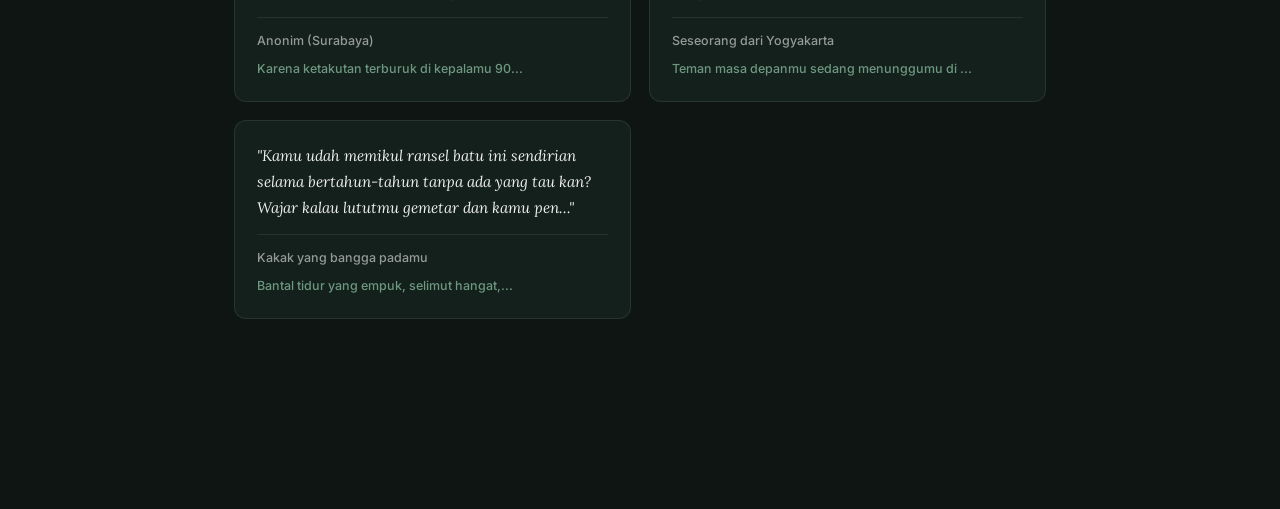
<file: temani-aku.html>
<!DOCTYPE html>
<html lang="id">
<head>
  <meta charset="UTF-8" />
  <meta name="viewport" content="width=device-width, initial-scale=1.0"/>
  <title id="page-title">Alasan Untuk Bertahan (Reasons To Stay) — Tempatmu Pulih</title>
  <link rel="preconnect" href="https://fonts.googleapis.com">
  <link href="https://fonts.googleapis.com/css2?family=Lora:ital,wght@0,400;0,600;1,400;1,600&family=Inter:wght@300;400;500;600;700&display=swap" rel="stylesheet">
  <link rel="stylesheet" href="style.css?v=2.1">
  <style>
    /* Styling Khusus Reasons To Stay / Temani Aku */
    body.stay-body {
      background: #0E1513;
      color: #E2ECE6;
      min-height: 100vh;
      display: flex;
      flex-direction: column;
      font-family: var(--font-sans);
    }
    
    .stay-nav {
      padding: 16px 32px;
      display: flex;
      align-items: center;
      justify-content: space-between;
      border-bottom: 1px solid rgba(255, 255, 255, 0.08);
      background: rgba(14, 21, 19, 0.90);
      backdrop-filter: blur(12px);
      position: sticky;
      top: 0;
      z-index: 100;
    }
    .stay-back-link {
      display: inline-flex;
      align-items: center;
      gap: 8px;
      font-size: 0.85rem;
      color: rgba(255, 255, 255, 0.7);
      padding: 6px 12px;
      border-radius: var(--radius-sm);
      border: 1px solid rgba(255, 255, 255, 0.12);
      transition: var(--transition);
    }
    .stay-back-link:hover {
      color: #fff;
      border-color: var(--sage);
      background: rgba(74, 115, 93, 0.15);
    }
    
    .stay-container {
      max-width: 860px;
      margin: 0 auto;
      padding: 48px 24px 90px;
      flex: 1;
      width: 100%;
    }
    
    .stay-header {
      text-align: center;
      margin-bottom: 36px;
    }
    .stay-badge {
      display: inline-block;
      background: rgba(74, 115, 93, 0.15);
      border: 1px solid rgba(74, 115, 93, 0.30);
      color: var(--sage-light);
      font-size: 0.75rem;
      letter-spacing: 0.08em;
      text-transform: uppercase;
      font-weight: 600;
      padding: 5px 14px;
      border-radius: var(--radius-sm);
      margin-bottom: 18px;
    }
    .stay-title {
      font-family: var(--font-serif);
      font-size: clamp(2rem, 4.5vw, 3rem);
      color: #FFFFFF;
      line-height: 1.25;
      margin-bottom: 16px;
      font-weight: 600;
    }
    .stay-subtitle {
      font-family: var(--font-serif);
      font-style: italic;
      font-size: clamp(1rem, 2vw, 1.15rem);
      color: rgba(255, 255, 255, 0.72);
      line-height: 1.8;
      max-width: 620px;
      margin: 0 auto;
    }

    /* Category Filter Pills */
    .filter-wrapper {
      margin: 32px 0 24px;
      text-align: center;
    }
    .filter-label {
      font-size: 0.8rem;
      color: rgba(255, 255, 255, 0.55);
      margin-bottom: 12px;
      text-transform: uppercase;
      letter-spacing: 0.08em;
      font-weight: 600;
      display: block;
    }
    .filter-pills {
      display: flex;
      flex-wrap: wrap;
      justify-content: center;
      gap: 8px;
    }
    .filter-btn {
      padding: 7px 16px;
      border-radius: var(--radius-sm);
      background: rgba(255, 255, 255, 0.05);
      border: 1px solid rgba(255, 255, 255, 0.12);
      color: rgba(255, 255, 255, 0.75);
      font-size: 0.84rem;
      font-weight: 500;
      transition: var(--transition);
      cursor: pointer;
    }
    .filter-btn:hover {
      background: rgba(255, 255, 255, 0.10);
      color: #fff;
    }
    .filter-btn.active {
      background: #233D30;
      border-color: var(--sage);
      color: #FFFFFF;
      box-shadow: 0 2px 8px rgba(0, 0, 0, 0.25);
    }

    /* THE LETTER DISPLAY CARD */
    .letter-display-box {
      background: #14201C;
      border: 1px solid rgba(255, 255, 255, 0.12);
      border-radius: var(--radius-md);
      padding: 44px 40px;
      box-shadow: 0 16px 40px rgba(0, 0, 0, 0.45);
      position: relative;
      margin-bottom: 28px;
      transition: all 0.25s ease;
    }
    .letter-display-box::before {
      content: '"';
      font-family: var(--font-serif);
      font-size: 6rem;
      color: var(--sage-light);
      opacity: 0.15;
      position: absolute;
      top: 15px;
      left: 24px;
      line-height: 1;
      pointer-events: none;
    }
    .letter-meta {
      display: flex;
      align-items: center;
      justify-content: space-between;
      margin-bottom: 24px;
      flex-wrap: wrap;
      gap: 12px;
      border-bottom: 1px solid rgba(255, 255, 255, 0.08);
      padding-bottom: 14px;
    }
    .letter-tag {
      display: inline-flex;
      align-items: center;
      gap: 6px;
      background: rgba(74, 115, 93, 0.16);
      border: 1px solid rgba(74, 115, 93, 0.32);
      color: var(--sage-light);
      padding: 3px 10px;
      border-radius: var(--radius-sm);
      font-size: 0.75rem;
      font-weight: 600;
      letter-spacing: 0.04em;
    }
    .letter-author {
      font-size: 0.82rem;
      color: rgba(255, 255, 255, 0.55);
      font-style: italic;
    }
    .letter-text {
      font-family: var(--font-serif);
      font-size: clamp(1.1rem, 2.4vw, 1.32rem);
      color: #F8FAFC;
      line-height: 1.85;
      margin-bottom: 24px;
      min-height: 110px;
      white-space: pre-line;
    }
    .letter-reason-highlight {
      background: rgba(74, 115, 93, 0.12);
      border-left: 3px solid var(--sage);
      padding: 14px 18px;
      border-radius: 0 var(--radius-sm) var(--radius-sm) 0;
      font-family: var(--font-serif);
      font-style: italic;
      color: var(--sage-light);
      font-size: 1.02rem;
      margin-top: 16px;
    }

    /* ACTION BUTTONS (Next Letter & Write) */
    .letter-actions {
      display: flex;
      gap: 12px;
      justify-content: center;
      flex-wrap: wrap;
      margin-bottom: 48px;
    }
    .btn-next-letter {
      background: var(--sage);
      color: #fff;
      padding: 12px 24px;
      border-radius: var(--radius-sm);
      font-size: 0.9rem;
      font-weight: 600;
      display: inline-flex;
      align-items: center;
      gap: 8px;
      box-shadow: 0 2px 10px rgba(0, 0, 0, 0.3);
      transition: var(--transition);
      cursor: pointer;
      border: none;
    }
    .btn-next-letter:hover {
      background: var(--sage-dark);
      transform: translateY(-2px);
    }
    .btn-write-letter {
      background: rgba(255, 255, 255, 0.06);
      border: 1px solid rgba(255, 255, 255, 0.16);
      color: #FFFFFF;
      padding: 12px 24px;
      border-radius: var(--radius-sm);
      font-size: 0.9rem;
      font-weight: 500;
      display: inline-flex;
      align-items: center;
      gap: 8px;
      transition: var(--transition);
      cursor: pointer;
    }
    .btn-write-letter:hover {
      background: rgba(255, 255, 255, 0.12);
      border-color: rgba(255, 255, 255, 0.3);
      transform: translateY(-2px);
    }

    /* WRITE LETTER FORM */
    .write-box {
      background: #15221E;
      border: 1px solid rgba(255, 255, 255, 0.14);
      border-radius: var(--radius-md);
      padding: 32px 28px;
      margin-top: 24px;
      display: none;
      animation: fadeIn 0.3s ease;
    }
    .write-box.open {
      display: block;
    }
    @keyframes fadeIn {
      from { opacity: 0; transform: translateY(8px); }
      to { opacity: 1; transform: translateY(0); }
    }
    .write-title {
      font-family: var(--font-serif);
      font-size: 1.35rem;
      color: #fff;
      margin-bottom: 6px;
    }
    .write-desc {
      font-size: 0.88rem;
      color: rgba(255, 255, 255, 0.65);
      margin-bottom: 22px;
      line-height: 1.6;
    }
    .form-group {
      margin-bottom: 16px;
    }
    .form-group label {
      display: block;
      font-size: 0.8rem;
      font-weight: 600;
      color: rgba(255, 255, 255, 0.8);
      margin-bottom: 6px;
      text-transform: uppercase;
      letter-spacing: 0.05em;
    }
    .form-control {
      width: 100%;
      background: #0E1513;
      border: 1px solid rgba(255, 255, 255, 0.14);
      border-radius: var(--radius-sm);
      padding: 10px 14px;
      color: #fff;
      font-family: inherit;
      font-size: 0.9rem;
      outline: none;
      transition: var(--transition);
      box-sizing: border-box;
    }
    .form-control:focus {
      border-color: var(--sage);
      box-shadow: 0 0 0 2px rgba(74, 115, 93, 0.25);
    }
    textarea.form-control {
      min-height: 110px;
      resize: vertical;
      line-height: 1.6;
    }
    .write-submit-btn {
      background: var(--sage);
      color: #fff;
      padding: 10px 24px;
      border-radius: var(--radius-sm);
      font-weight: 600;
      font-size: 0.88rem;
      border: none;
      cursor: pointer;
      transition: var(--transition);
    }
    .write-submit-btn:hover {
      background: var(--sage-dark);
      transform: translateY(-2px);
    }
    .write-cancel-btn {
      background: none;
      border: none;
      color: rgba(255, 255, 255, 0.6);
      font-size: 0.85rem;
      padding: 10px 16px;
      cursor: pointer;
    }
    .write-cancel-btn:hover {
      color: #fff;
    }

    /* ALL LETTERS WALL FEED */
    .letters-wall-header {
      border-top: 1px solid rgba(255, 255, 255, 0.1);
      padding-top: 48px;
      margin-top: 36px;
      text-align: center;
    }
    .letters-wall-title {
      font-family: var(--font-serif);
      font-size: 1.55rem;
      color: #fff;
      margin-bottom: 8px;
    }
    .letters-wall-desc {
      font-size: 0.9rem;
      color: rgba(255, 255, 255, 0.6);
      margin-bottom: 28px;
    }
    .letters-grid {
      display: grid;
      grid-template-columns: repeat(auto-fit, minmax(280px, 1fr));
      gap: 18px;
    }
    .mini-letter-card {
      background: #14201C;
      border: 1px solid rgba(255, 255, 255, 0.09);
      border-radius: var(--radius-md);
      padding: 22px;
      display: flex;
      flex-direction: column;
      justify-content: space-between;
      transition: var(--transition);
      cursor: pointer;
      text-align: left;
      position: relative;
    }
    .mini-letter-card:hover {
      background: #182823;
      border-color: rgba(109, 151, 128, 0.4);
      transform: translateY(-3px);
      box-shadow: 0 8px 24px rgba(0,0,0,0.3);
    }
    .mini-letter-text {
      font-family: var(--font-serif);
      font-size: 0.95rem;
      color: rgba(255, 255, 255, 0.92);
      line-height: 1.7;
      margin-bottom: 14px;
      font-style: italic;
    }
    .mini-letter-foot {
      display: flex;
      align-items: center;
      justify-content: space-between;
      font-size: 0.78rem;
      color: rgba(255, 255, 255, 0.55);
      border-top: 1px solid rgba(255, 255, 255, 0.08);
      padding-top: 12px;
      flex-wrap: wrap;
      gap: 6px;
    }
    .card-click-hint {
      position: absolute;
      top: 10px;
      right: 14px;
      font-size: 0.72rem;
      color: var(--sage-light);
      opacity: 0;
      transition: var(--transition);
    }
    .mini-letter-card:hover .card-click-hint {
      opacity: 0.9;
    }

    /* MODAL POPUP FOR FULL LETTER VIEW */
    .modal-overlay {
      position: fixed;
      inset: 0;
      background: rgba(0, 0, 0, 0.75);
      backdrop-filter: blur(8px);
      display: flex;
      align-items: center;
      justify-content: center;
      z-index: 9999;
      opacity: 0;
      pointer-events: none;
      transition: all 0.25s ease;
      padding: 20px;
    }
    .modal-overlay.open {
      opacity: 1;
      pointer-events: all;
    }
    .modal-content {
      background: #15221E;
      border: 1px solid rgba(255, 255, 255, 0.16);
      border-radius: var(--radius-md);
      padding: 36px;
      max-width: 640px;
      width: 100%;
      position: relative;
      box-shadow: 0 20px 50px rgba(0,0,0,0.6);
      transform: scale(0.96);
      transition: all 0.25s ease;
      max-height: 88vh;
      overflow-y: auto;
    }
    .modal-overlay.open .modal-content {
      transform: scale(1);
    }
    .modal-close-btn {
      position: absolute;
      top: 18px;
      right: 18px;
      background: rgba(255, 255, 255, 0.08);
      border: none;
      color: #fff;
      width: 32px;
      height: 32px;
      border-radius: var(--radius-sm);
      display: flex;
      align-items: center;
      justify-content: center;
      cursor: pointer;
      font-size: 1rem;
      transition: var(--transition);
    }
    .modal-close-btn:hover {
      background: rgba(255, 255, 255, 0.2);
    }
    .modal-text {
      font-family: var(--font-serif);
      font-size: 1.15rem;
      color: #FFFFFF;
      line-height: 1.85;
      margin: 20px 0;
      white-space: pre-line;
    }

    @media (max-width: 640px) {
      .letter-display-box {
        padding: 32px 24px;
      }
      .letter-display-box::before {
        font-size: 5rem;
        top: 8px;
        left: 14px;
      }
      .write-box {
        padding: 24px 18px;
      }
      .modal-content {
        padding: 28px 20px;
      }
    }
  </style>
</head>
<body class="stay-body">

  <!-- NAVBAR -->
  <nav class="stay-nav">
    <a href="/" class="stay-back-link">
      ← <span data-id="stay-back">Kembali ke Beranda Tempatmu Pulih</span>
    </a>
    <div class="navbar__actions">
      <div class="lang-toggle" id="lang-toggle">
        <button class="lang-btn active" id="btn-id" onclick="setLang('id')">ID</button>
        <button class="lang-btn" id="btn-en" onclick="setLang('en')">EN</button>
      </div>
    </div>
  </nav>

  <!-- MAIN CONTAINER -->
  <div class="stay-container">
    <header class="stay-header">
      <div class="stay-badge" data-id="stay-badge">Reasons To Stay • Arsip Penguat Hati</div>
      <h1 class="stay-title" data-id="stay-title">Satu Alasan Lagi Untuk Tetap Bertahan.</h1>
      <p class="stay-subtitle" data-id="stay-subtitle">
        Ketika pikiranmu menyuruhmu untuk menyerah, bacalah surat ini. Surat-surat ini ditulis oleh orang-orang yang pernah berada di tempat tergelap yang sama, dan mereka ingin kamu tetap ada di sini.
      </p>
    </header>

    <!-- ISSUE FILTER PILLS -->
    <div class="filter-wrapper">
      <span class="filter-label" data-id="filter-label">Pilih apa yang sedang kamu rasakan saat ini:</span>
      <div class="filter-pills">
        <button class="filter-btn active" onclick="filterByTopic('all')" data-topic="all" data-id="f-all">Semua Alasan</button>
        <button class="filter-btn" onclick="filterByTopic('suicidal')" data-topic="suicidal" data-id="f-suicidal">Pikiran Menyerah</button>
        <button class="filter-btn" onclick="filterByTopic('depression')" data-topic="depression" data-id="f-depression">Depresi &amp; Kehampaan</button>
        <button class="filter-btn" onclick="filterByTopic('anxiety')" data-topic="anxiety" data-id="f-anxiety">Kecemasan Akut</button>
        <button class="filter-btn" onclick="filterByTopic('loneliness')" data-topic="loneliness" data-id="f-loneliness">Kesepian Mendalam</button>
        <button class="filter-btn" onclick="filterByTopic('exhaustion')" data-topic="exhaustion" data-id="f-exhaustion">Kelelahan Jiwa</button>
      </div>
    </div>

    <!-- MAIN LETTER DISPLAY CARD -->
    <div class="letter-display-box" id="letter-box">
      <div class="letter-meta">
        <span class="letter-tag" id="letter-topic-tag">Pikiran Menyerah</span>
        <span class="letter-author" id="letter-author">Dari: Seseorang yang masih bertahan di Jakarta</span>
      </div>
      <div class="letter-text" id="letter-text">
        "Hei... aku gak tau seberapa berat hari ini buat kamu, tapi tolong baca ini sebentar. Dua tahun lalu aku pernah ada di titik yang sama persis: kunci pintu kamar, matiin lampu, dan ngerasa dunia bakal jauh lebih damai tanpa aku. Tapi tau gak? Hal kecil menyelamatkanku malam itu: aroma kopi hangat keesokan paginya, dan lagu favoritku yang gak sengaja keputar di radio.

Kamu gak harus menyelesaikan seluruh hidupmu malam ini. Kamu cuma perlu bertahan melewati 5 menit berikutnya. Satu tarikan napas lagi."
      </div>
      <div class="letter-reason-highlight" id="letter-reason">
        <strong>Alasan untuk tetap tinggal:</strong> Karena musim dingin di hatimu pasti berganti, dan kamu belum melihat siapa saja orang-orang baik yang akan kamu temui di masa depan.
      </div>
    </div>

    <!-- ACTION BUTTONS -->
    <div class="letter-actions">
      <button class="btn-next-letter" onclick="generateNextLetter()">
        <span data-id="btn-next-label">Buka Surat Berikutnya</span>
      </button>
      <button class="btn-write-letter" onclick="toggleWriteForm()">
        <span data-id="btn-write-label">Tulis Sepucuk Surat Penguat</span>
      </button>
    </div>

    <!-- WRITE LETTER FORM -->
    <div class="write-box" id="write-box">
      <h3 class="write-title" data-id="write-title">Tinggalkan Pesan Harapan untuk Seseorang</h3>
      <p class="write-desc" data-id="write-desc">
        Kata-katamu yang tulus mungkin adalah satu-satunya hal yang mencegah orang asing di belahan dunia lain untuk mengakhiri hidupnya malam ini. Tulis dengan lembut.
      </p>
      
      <form id="letter-form" onsubmit="submitUserLetter(event)">
        <div class="form-group">
          <label data-id="form-label-topic">Surat ini ditujukan untuk mereka yang merasa:</label>
          <select class="form-control" id="form-topic" required>
            <option value="suicidal">Pikiran Menyerah / Suicidal Thoughts</option>
            <option value="depression">Depresi &amp; Kehampaan</option>
            <option value="anxiety">Kecemasan Akut &amp; Overthinking</option>
            <option value="loneliness">Kesepian Mendalam</option>
            <option value="exhaustion">Kelelahan Jiwa</option>
          </select>
        </div>

        <div class="form-group">
          <label data-id="form-label-content">Isi Suratmu:</label>
          <textarea class="form-control" id="form-content" placeholder="Ceritakan apa yang membuatmu bertahan, atau kata-kata hangat yang ingin kamu sampaikan padanya..." required></textarea>
        </div>

        <div class="form-group">
          <label data-id="form-label-reason">Satu alasan kecil untuk tetap hidup (Reason to Stay):</label>
          <input type="text" class="form-control" id="form-reason" placeholder="Contoh: Karena kucingmu bakal nyariin kamu, atau rasa seporsi mie ayam hangat saat hujan." required />
        </div>

        <div class="form-group">
          <label data-id="form-label-name">Dari (Boleh Anonim / Inisial):</label>
          <input type="text" class="form-control" id="form-author" placeholder="Contoh: Seseorang dari Bandung / Anonim" />
        </div>

        <div style="display: flex; gap: 10px; align-items: center; margin-top: 20px;">
          <button type="submit" class="write-submit-btn" data-id="form-submit">Kirim Surat Ini</button>
          <button type="button" class="write-cancel-btn" onclick="toggleWriteForm()" data-id="form-cancel">Batal</button>
        </div>
      </form>
    </div>

    <!-- RECENT LETTERS COMMUNITY WALL -->
    <section class="letters-wall-header">
      <h3 class="letters-wall-title" data-id="wall-title">Dinding Alasan Bertahan (Letters Wall)</h3>
      <p class="letters-wall-desc" data-id="wall-desc">
        Kumpulan surat dan pesan tulus yang telah ditulis oleh sesama pengunjung dan AI. Klik pada kartu mana saja untuk membaca isi surat lengkapnya.
      </p>
      <div class="letters-grid" id="letters-grid">
        <!-- Rendered dynamically via JS -->
      </div>
    </section>

  </div>

  <!-- MODAL POPUP FOR FULL LETTER PREVIEW -->
  <div class="modal-overlay" id="letter-modal" onclick="closeModalOnBackdrop(event)">
    <div class="modal-content">
      <button class="modal-close-btn" onclick="closeModal()">✕</button>
      <div class="letter-meta">
        <span class="letter-tag" id="modal-topic-tag">Alasan Bertahan</span>
        <span class="letter-author" id="modal-author">Dari: Anonim</span>
      </div>
      <div class="modal-text" id="modal-text"></div>
      <div class="letter-reason-highlight" id="modal-reason"></div>
    </div>
  </div>

  <script>
    /* ========================================================
       DATABASE SURAT SEED (ID & EN)
       ======================================================== */
    const DEFAULT_LETTERS = [
      {
        id: "seed-1",
        topic: "suicidal",
        author: "Seseorang yang pernah di posisimu (Bandung)",
        text: "Aku pernah menghitung obat di atas meja sambil menangis gemetar. Rasanya cuma ingin hening. Tapi malam itu aku memutuskan menunggu sampai fajar. Dan matahari terbit itu tidak langsung menyembuhkanku, tapi membuktikan bahwa kegelapan punya batas waktu. Kamu belum kalah. Bertahanlah 24 jam lagi saja.",
        reason: "Karena kamu berhak melihat versi dirimu yang akhirnya bisa tersenyum lepas lagi tanpa rasa bersalah.",
        lang: "id",
        isUser: false
      },
      {
        id: "seed-2",
        topic: "depression",
        author: "Teman yang juga sedang belajar pulih",
        text: "Depresi itu pembohong ulung. Dia berbisik bahwa kamu beban, bahwa gak ada yang peduli, bahwa kamu gak berguna. Jangan percaya bisikan itu. Otakmu sedang lelah secara klinis, sama seperti kaki yang terkilir. Kamu gak harus produktif hari ini. Cukup bernapas dan bertahan.",
        reason: "Rasa sejuk air wudhu/mandi sore, aroma hujan pertama di tanah kering, dan novel yang belum sempat kamu selesaikan.",
        lang: "id",
        isUser: false
      },
      {
        id: "seed-3",
        topic: "anxiety",
        author: "Anonim (Surabaya)",
        text: "Jantungmu yang berdebar kencang dan kepalamu yang terasa mau meledak itu cuma respon panik tubuhmu. Kamu tidak sedang sekarat, kamu tidak sedang gila. Tarik napas 4 detik, tahan 4 detik, hembuskan 4 detik. Badai pikiran ini akan lewat, selalu lewat.",
        reason: "Karena ketakutan terburuk di kepalamu 90% tidak akan pernah benar-benar terjadi.",
        lang: "id",
        isUser: false
      },
      {
        id: "seed-4",
        topic: "loneliness",
        author: "Seseorang dari Yogyakarta",
        text: "Dikelilingi banyak orang tapi rasanya gak ada satu pun yang benar-benar mengenalmu itu sakit banget. Tapi percayalah, di sudut bumi yang lain, ada orang-orang dengan jiwa yang sama yang sedang mencari teman seperti kamu. Kamu cuma belum ketemu mereka aja hari ini.",
        reason: "Teman masa depanmu sedang menunggumu di suatu tempat. Jangan pergi dulu sebelum sempat menyapa mereka.",
        lang: "id",
        isUser: false
      },
      {
        id: "seed-5",
        topic: "exhaustion",
        author: "Kakak yang bangga padamu",
        text: "Kamu udah memikul ransel batu ini sendirian selama bertahun-tahun tanpa ada yang tau kan? Wajar kalau lututmu gemetar dan kamu pengen ambruk. Jangan paksakan diri untuk kuat. Taruh ranselnya sebentar di sini. Istirahatlah, kamu sudah berjuang luar biasa hebat.",
        reason: "Bantal tidur yang empuk, selimut hangat, dan rasa lega saat akhirnya bisa melepaskan semua ekspektasi orang lain.",
        lang: "id",
        isUser: false
      },
      {
        id: "seed-6",
        topic: "suicidal",
        author: "Someone who stayed (Bristol, UK)",
        text: "I thought ending it all would give me peace. But suicide doesn't take away the pain, it only eliminates any possibility of things ever getting better. Give yourself one more tomorrow. Just one. And then another when you wake up.",
        reason: "Because your future favorite song hasn't even been released yet.",
        lang: "en",
        isUser: false
      },
      {
        id: "seed-7",
        topic: "depression",
        author: "A fellow wanderer",
        text: "You don't need a grand purpose to justify existing. You don't owe the world constant accomplishments. Existing, breathing, watching leaves rustle in the breeze — that is already enough.",
        reason: "The way sunlight hits your bedroom floor at 7 AM on a Sunday morning.",
        lang: "en",
        isUser: false
      },
      {
        id: "seed-8",
        topic: "anxiety",
        author: "Elena (Melbourne)",
        text: "When the walls feel like they are closing in, remember to unclench your jaw, drop your shoulders away from your ears, and place one hand over your chest. You are safe in this exact room right now. The panic is a wave; let it crash over you and recede.",
        reason: "The crisp cool breeze right after a midnight downpour.",
        lang: "en",
        isUser: false
      },
      {
        id: "seed-9",
        topic: "loneliness",
        author: "Anonymous (Seattle)",
        text: "Loneliness can make you feel completely invisible, like a ghost in your own life. But your existence leaves an imprint. The stranger you smiled at, the cashier you thanked, the animal you petted — you matter to this ecosystem far more than you realize.",
        reason: "Because there are dogs and cats in this world that haven't been petted by you yet.",
        lang: "en",
        isUser: false
      },
      {
        id: "seed-10",
        topic: "exhaustion",
        author: "A friend across the screen",
        text: "You have been fighting battles no one clapped for, carrying grief no one witnessed. Put the armor down for tonight. You don't have to win anything today; surviving until bedtime is a full victory.",
        reason: "The intoxicating smell of hot coffee and fresh baked bread on a quiet morning.",
        lang: "en",
        isUser: false
      }
    ];

    /* ========================================================
       AI GENERATOR KATA-KATA RELEVAN (DYNAMIC INFINITE SYNTHESIS)
       ======================================================== */
    const AI_SYNTHESIZER = {
      id: {
        openings: [
          "Tolong dengarkan aku sebentar,",
          "Aku tahu kepalamu sedang begitu berisik malam ini,",
          "Mungkin saat ini kamu merasa dunia berjalan begitu kejam tanpa henti,",
          "Hei, terima kasih ya masih membaca kalimat ini,",
          "Aku tidak akan memintamu untuk langsung tersenyum atau berpikir positif,"
        ],
        suicidal: [
          "Pikiran ingin mengakhiri hidup bukan berarti kamu pengecut, itu cuma tanda bahwa rasa sakitmu sudah melampaui kapasitas sarafmu. Kamu tidak benar-benar ingin mati, kamu hanya ingin penderitaan ini berhenti. Dan rasa sakit ini BISA berhenti tanpa kamu harus lenyap.",
          "Kalau kamu pergi malam ini, kamu tidak hanya mematikan rasa sakitmu, tapi kamu juga merenggut semua kemungkinan hari-hari bahagia yang belum sempat kamu rasakan di masa depan. Beri dirimu kesempatan satu hari lagi saja.",
          "Jangan buat keputusan permanen di saat badai perasaanmu sedang berada di puncaknya. Tunggu sampai hujan di dadamu reda. Aku mohon, bertahanlah bersamaku di sini."
        ],
        depression: [
          "Depresi itu seperti kabut tebal yang meyakinkanmu bahwa matahari tidak pernah ada. Tapi kabut tidak pernah tinggal selamanya. Kamu tidak rusak, kamu cuma sedang kelelahan secara kimiawi.",
          "Kamu tidak harus membuktikan apapun kepada siapapun hari ini. Bangun dari kasur, mencuci muka, atau bahkan sekadar tetap bernapas di bawah selimut sudah merupakan perlawanan yang luar biasa.",
          "Jangan biarkan rasa hampa ini menipumu. Hatimu masih mampu merasakan kehangatan lagi, kamu hanya butuh waktu untuk pulih tanpa terburu-buru."
        ],
        anxiety: [
          "Pikiran burukmu bukanlah masa depan. Itu cuma suara ketakutan yang sedang berteriak mencari rasa aman. Tarik napas pelan-pelan, lepaskan ketegangan di rahangmu. Kamu aman di detik ini.",
          "Kamu tidak harus mengontrol segala hal di dunia ini. Cukup fokus pada satu langkah kecil yang ada tepat di depan matamu sekarang.",
          "Rasa panik ini punya awal dan pasti punya akhir. Izinkan tubuhmu melewatinya seperti ombak yang menyentuh pantai lalu surut kembali."
        ],
        loneliness: [
          "Mungkin orang-orang di sekitarmu saat ini tidak mampu melihat seberapa berharganya kamu. Tapi itu masalah keterbatasan mereka, bukan cerminan nilai dirimu. Kamu layak dicintai apa adanya.",
          "Suatu hari nanti, kamu akan duduk bersama seseorang yang mendengarkan ceritamu dengan penuh ketulusan tanpa membuatmu merasa seperti beban. Jangan menyerah sebelum hari itu tiba.",
          "Meskipun kita terpisah jarak dan layar, ketahuilah bahwa detik ini ada orang asing yang benar-benar berdoa agar kamu selamat malam ini."
        ],
        exhaustion: [
          "Istirahat bukanlah tanda kegagalan. Kamu berhak untuk berhenti sejenak, mematikan ponselmu, dan membiarkan dunia berputar tanpa campur tanganmu.",
          "Tubuh dan jiwamu sudah bekerja sangat keras mempertahankanmu hidup sampai di titik ini. Hormati rasa lelah itu dengan tidur yang nyenyak dan kebaikan pada diri sendiri.",
          "Besok adalah lembaran baru yang belum ternoda oleh kesalahan hari ini. Rehatlah, kamu sudah cukup."
        ],
        reasons: [
          "Sensasi tegukan pertama air dingin saat tenggorokanmu haus.",
          "Aroma tanah basah setelah diguyur hujan deras di sore hari.",
          "Kucing liar lucu yang tiba-tiba menggesekkan badannya ke kakimu.",
          "Lagu baru musisi favoritmu yang suatu hari nanti akan membuatmu merinding kagum.",
          "Seporsi makanan hangat yang akan kamu santap bersama tawa teman-teman barumu.",
          "Momen saat kamu menyadari bahwa kamu sudah berhasil melewati hal terberat dalam hidupmu.",
          "Pemandangan langit senja jingga keemasan yang belum sempat kamu foto."
        ],
        authors: [
          "AI Companion & Orang Asing yang Peduli",
          "Seseorang yang pernah menangis di lantai kamar",
          "Teman yang selamat dari malam tergelap",
          "Sahabat anonim dari sudut bumi yang lain",
          "Jiwa yang mengerti betapa beratnya berjuang"
        ]
      },
      en: {
        openings: [
          "Please stay and listen for just a moment,",
          "I know the noise inside your head feels completely deafening tonight,",
          "Maybe you feel like the entire world is moving forward without you,",
          "Hey, thank you so much for still reading these words right now,",
          "I won't ask you to suddenly smile or force false positivity,"
        ],
        suicidal: [
          "Having thoughts of dying doesn't mean you are broken or weak; it simply means your pain has exceeded your nervous system's capacity to cope. You don't truly want to die, you just desperately want the agony to end. And that agony CAN end without ending your life.",
          "If you leave tonight, you don't just eliminate the pain; you eliminate every single possibility of joy, peace, and love waiting for you in the chapters ahead. Grant yourself one more tomorrow.",
          "Never make a permanent exit during a temporary emotional storm. Wait until the storm clears. Please, hold on with me right here."
        ],
        depression: [
          "Depression is a masterful liar. It wraps you in thick fog and convinces you the sun never existed. But fog always burns away. You aren't defective; you are clinically exhausted.",
          "You owe nothing to the world today. Getting out of bed, drinking a glass of water, or simply continuing to inhale air under the blanket is an immense act of rebellion.",
          "Do not let the emptiness convince you that you are incapable of feeling warmth again. Your heart is merely resting, preparing to bloom once more."
        ],
        anxiety: [
          "Your catastrophic thoughts are not future prophecies. They are merely frantic cries of fear seeking shelter. Unclench your jaw, soften your shoulders. You are safe in this exact room.",
          "You don't have to carry tomorrow's burdens with today's depleted strength. Just survive the next ten minutes.",
          "Panic is an ocean wave. It rises, peaks, and inevitably crashes back down. Let it wash over you without fighting it."
        ],
        loneliness: [
          "Perhaps the people around you right now lack the depth to appreciate your soul. That is their blindness, not your worth. You are profoundly deserving of soft, unconditional love.",
          "Someday soon, you will sit across someone who listens to your stories with eyes full of tenderness, never making you feel like a burden. Stay alive to meet them.",
          "Even across distance and silicon screens, know that right now, a stranger genuinely wishes for your survival tonight."
        ],
        exhaustion: [
          "Rest is not surrender. You have every right to put your heavy armor down, switch off the world, and just exist without performing.",
          "Your body and soul have fought relentless wars to keep you breathing until this moment. Honor that fatigue with gentle grace and deep sleep.",
          "Tomorrow is an unwritten page unblemished by today's heartbreaks. Rest now, you have done plenty."
        ],
        reasons: [
          "The first sip of ice-cold water when your throat is parched.",
          "The petrichor scent of fresh rain kissing dry asphalt on a summer evening.",
          "A stray kitten unexpectedly rubbing its little cheek against your ankle.",
          "An album that will be released next year that will speak directly to your soul.",
          "A warm home-cooked meal shared with future friends who truly love you.",
          "The breath of pure relief when you realize you survived your darkest season.",
          "The golden hue of sunsets you have yet to witness."
        ],
        authors: [
          "AI Companion & A Stranger Who Cares",
          "Someone who once cried alone on the bedroom floor",
          "A friend who made it out of the deepest dark",
          "An anonymous kindred spirit across the world",
          "A soul who understands the weight of your battle"
        ]
      }
    };

    /* ========================================================
       STATE MANAGEMENT & TRACKING
       ======================================================== */
    let currentTopic = 'all';
    let currentLang = 'id';
    let allLetters = [];
    let seenLetterIds = new Set(); // Melacak surat yang sudah dilihat agar tidak berulang!
    let activeModalLetter = null;

    function initLetters() {
      // Ambil riwayat surat yang pernah dilihat dari sessionStorage
      const savedSeen = sessionStorage.getItem('ruang_pulih_seen_letters');
      if (savedSeen) {
        try {
          seenLetterIds = new Set(JSON.parse(savedSeen));
        } catch(e) {
          seenLetterIds = new Set();
        }
      }

      // Ambil surat buatan user dari LocalStorage
      const stored = localStorage.getItem('ruang_pulih_letters');
      let userLetters = [];
      if (stored) {
        try {
          userLetters = JSON.parse(stored);
        } catch(e) {}
      }

      allLetters = [...userLetters, ...DEFAULT_LETTERS];
      renderNextLetter();
      renderWall();
    }

    function filterByTopic(topic) {
      currentTopic = topic;
      document.querySelectorAll('.filter-btn').forEach(btn => {
        btn.classList.toggle('active', btn.getAttribute('data-topic') === topic);
      });
      renderNextLetter();
      renderWall();
    }

    /* AI Dynamic Generator jika koleksi surat statis habis/sudah dilihat */
    function generateFreshAILetter(topic, lang) {
      const data = AI_SYNTHESIZER[lang];
      const validTopics = ['suicidal', 'depression', 'anxiety', 'loneliness', 'exhaustion'];
      const chosenTopic = topic === 'all' ? validTopics[Math.floor(Math.random() * validTopics.length)] : topic;

      const opening = data.openings[Math.floor(Math.random() * data.openings.length)];
      const body = data[chosenTopic][Math.floor(Math.random() * data[chosenTopic].length)];
      const reason = data.reasons[Math.floor(Math.random() * data.reasons.length)];
      const author = data.authors[Math.floor(Math.random() * data.authors.length)];

      return {
        id: "ai-gen-" + Date.now() + "-" + Math.random().toString(36).substring(2, 7),
        topic: chosenTopic,
        author: author,
        text: `${opening}\n\n${body}`,
        reason: reason,
        lang: lang,
        isUser: false,
        isAIGenerated: true
      };
    }

    function getEligibleLetters() {
      return allLetters.filter(l => {
        const matchTopic = (currentTopic === 'all' || l.topic === currentTopic);
        const matchLang = (l.lang === currentLang || !l.lang);
        // Surat buatan user (isUser === true) boleh muncul berulang kali.
        // Surat seed/bawaan hanya muncul jika belum pernah dilihat di device ini!
        const isEligible = l.isUser ? true : !seenLetterIds.has(l.id);
        return matchTopic && matchLang && isEligible;
      });
    }

    function renderNextLetter() {
      let pool = getEligibleLetters();
      let chosenLetter = null;

      if (pool.length > 0) {
        chosenLetter = pool[Math.floor(Math.random() * pool.length)];
      } else {
        // JIKA SEMUA SURAT SEED SUDAH DILIHAT -> AI GENERATE SURAT BARU YANG FRESH!
        chosenLetter = generateFreshAILetter(currentTopic, currentLang);
        allLetters.unshift(chosenLetter); // tambahkan ke koleksi
      }

      // Catat bahwa surat ini sudah dilihat
      if (!chosenLetter.isUser) {
        seenLetterIds.add(chosenLetter.id);
        sessionStorage.setItem('ruang_pulih_seen_letters', JSON.stringify(Array.from(seenLetterIds)));
      }

      const topicTagMap = {
        suicidal: currentLang === 'id' ? 'Pikiran Menyerah' : 'Thoughts of Giving Up',
        depression: currentLang === 'id' ? 'Depresi & Kehampaan' : 'Depression & Emptiness',
        anxiety: currentLang === 'id' ? 'Kecemasan Akut' : 'Acute Anxiety',
        loneliness: currentLang === 'id' ? 'Kesepian Mendalam' : 'Deep Loneliness',
        exhaustion: currentLang === 'id' ? 'Kelelahan Jiwa' : 'Soul Exhaustion'
      };

      const box = document.getElementById('letter-box');
      box.style.opacity = '0';
      box.style.transform = 'translateY(6px)';

      setTimeout(() => {
        document.getElementById('letter-topic-tag').textContent = topicTagMap[chosenLetter.topic] || (currentLang === 'id' ? 'Alasan Bertahan' : 'Reason to Stay');
        document.getElementById('letter-author').textContent = (currentLang === 'id' ? 'Dari: ' : 'From: ') + (chosenLetter.author || 'Anonim');
        document.getElementById('letter-text').textContent = `"${chosenLetter.text}"`;
        
        const label = currentLang === 'id' ? 'Alasan untuk tetap tinggal:' : 'A Reason to Stay:';
        document.getElementById('letter-reason').innerHTML = `<strong>${label}</strong> ${chosenLetter.reason}`;

        box.style.opacity = '1';
        box.style.transform = 'translateY(0)';
      }, 200);
    }

    function generateNextLetter() {
      renderNextLetter();
    }

    function toggleWriteForm() {
      const box = document.getElementById('write-box');
      box.classList.toggle('open');
      if (box.classList.contains('open')) {
        box.scrollIntoView({ behavior: 'smooth', block: 'center' });
      }
    }

    function submitUserLetter(e) {
      e.preventDefault();
      const topic = document.getElementById('form-topic').value;
      const content = document.getElementById('form-content').value.trim();
      const reason = document.getElementById('form-reason').value.trim();
      const author = document.getElementById('form-author').value.trim() || (currentLang === 'id' ? 'Seseorang yang peduli padamu (Anonim)' : 'Someone who cares (Anonymous)');

      if (!content || !reason) return;

      const newLetter = {
        id: "user-" + Date.now(),
        topic: topic,
        author: author,
        text: content,
        reason: reason,
        lang: currentLang,
        date: new Date().toLocaleDateString(),
        isUser: true // Menandakan bahwa ini ditulis asli oleh sesama manusia!
      };

      // Simpan di LocalStorage
      const stored = localStorage.getItem('ruang_pulih_letters');
      let userList = stored ? JSON.parse(stored) : [];
      userList.unshift(newLetter);
      localStorage.setItem('ruang_pulih_letters', JSON.stringify(userList));

      // Tambahkan ke state
      allLetters.unshift(newLetter);

      // Reset form & tutup
      document.getElementById('letter-form').reset();
      toggleWriteForm();

      // Langsung munculkan surat baru tersebut
      currentTopic = topic;
      document.querySelectorAll('.filter-btn').forEach(btn => {
        btn.classList.toggle('active', btn.getAttribute('data-topic') === topic);
      });
      renderNextLetter();
      renderWall();

      alert(currentLang === 'id' ? 'Terima kasih banyak. Suratmu sudah tersimpan dan akan menemani siapa pun yang membutuhkan harapan malam ini.' : 'Thank you sincerely. Your letter has been saved and will comfort someone in their darkest hour.');
    }

    /* ========================================================
       RENDER LETTERS WALL & FULL POPUP PREVIEW MODAL
       ======================================================== */
    function renderWall() {
      const grid = document.getElementById('letters-grid');
      grid.innerHTML = '';
      
      // Ambil daftar surat sesuai filter bahasa dan topik
      const pool = allLetters.filter(l => {
        const matchTopic = (currentTopic === 'all' || l.topic === currentTopic);
        const matchLang = (l.lang === currentLang || !l.lang);
        return matchTopic && matchLang;
      }).slice(0, 12); // Tampilkan hingga 12 kartu di dinding

      pool.forEach(item => {
        const card = document.createElement('div');
        card.className = 'mini-letter-card';
        card.title = currentLang === 'id' ? 'Klik untuk membaca surat lengkap' : 'Click to read full letter';
        card.onclick = () => openModal(item);

        const previewText = item.text.length > 130 ? item.text.substring(0, 130) + '...' : item.text;
        const previewReason = item.reason.length > 40 ? item.reason.substring(0, 40) + '...' : item.reason;

        card.innerHTML = `
          <span class="card-click-hint">${currentLang === 'id' ? 'Buka Surat →' : 'Read Full →'}</span>
          <p class="mini-letter-text">"${previewText}"</p>
          <div class="mini-letter-foot">
            <span style="font-weight: 500;">${item.author || 'Anonim'}</span>
            <span style="color: var(--sage-light); font-weight: 500;">${previewReason}</span>
          </div>
        `;
        grid.appendChild(card);
      });
    }

    function openModal(letter) {
      activeModalLetter = letter;
      const topicTagMap = {
        suicidal: currentLang === 'id' ? 'Pikiran Menyerah' : 'Thoughts of Giving Up',
        depression: currentLang === 'id' ? 'Depresi & Kehampaan' : 'Depression & Emptiness',
        anxiety: currentLang === 'id' ? 'Kecemasan Akut' : 'Acute Anxiety',
        loneliness: currentLang === 'id' ? 'Kesepian Mendalam' : 'Deep Loneliness',
        exhaustion: currentLang === 'id' ? 'Kelelahan Jiwa' : 'Soul Exhaustion'
      };

      document.getElementById('modal-topic-tag').textContent = topicTagMap[letter.topic] || (currentLang === 'id' ? 'Alasan Bertahan' : 'Reason to Stay');
      document.getElementById('modal-author').textContent = (currentLang === 'id' ? 'Ditulis oleh: ' : 'Written by: ') + (letter.author || 'Anonim');
      document.getElementById('modal-text').textContent = `"${letter.text}"`;
      
      const label = currentLang === 'id' ? 'Alasan untuk tetap tinggal:' : 'A Reason to Stay:';
      document.getElementById('modal-reason').innerHTML = `<strong>${label}</strong> ${letter.reason}`;

      document.getElementById('letter-modal').classList.add('open');
      document.body.style.overflow = 'hidden'; // cegah scroll saat modal buka
    }

    function closeModal() {
      document.getElementById('letter-modal').classList.remove('open');
      document.body.style.overflow = '';
      activeModalLetter = null;
    }

    function closeModalOnBackdrop(e) {
      if (e.target.id === 'letter-modal') {
        closeModal();
      }
    }

    /* ========================================================
       MULTILANGUAGE SYSTEM
       ======================================================== */
    const STAY_LANG = {
      id: {
        "page-title": "Alasan Untuk Bertahan (Reasons To Stay) — Tempatmu Pulih",
        "stay-back": "Kembali ke Beranda Tempatmu Pulih",
        "stay-badge": "Reasons To Stay • Arsip Penguat Hati",
        "stay-title": "Satu Alasan Lagi Untuk Tetap Bertahan.",
        "stay-subtitle": "Ketika pikiranmu menyuruhmu untuk menyerah, bacalah surat ini. Surat-surat ini ditulis oleh orang-orang yang pernah berada di tempat tergelap yang sama, dan mereka ingin kamu tetap ada di sini.",
        "filter-label": "Pilih apa yang sedang kamu rasakan saat ini:",
        "f-all": "Semua Alasan",
        "f-suicidal": "Pikiran Menyerah",
        "f-depression": "Depresi & Kehampaan",
        "f-anxiety": "Kecemasan Akut",
        "f-loneliness": "Kesepian Mendalam",
        "f-exhaustion": "Kelelahan Jiwa",
        "btn-next-label": "Buka Surat Berikutnya",
        "btn-write-label": "Tulis Sepucuk Surat Penguat",
        "write-title": "Tinggalkan Pesan Harapan untuk Seseorang",
        "write-desc": "Kata-katamu yang tulus mungkin adalah satu-satunya hal yang mencegah orang asing di belahan dunia lain untuk mengakhiri hidupnya malam ini. Tulis dengan lembut.",
        "form-label-topic": "Surat ini ditujukan untuk mereka yang merasa:",
        "form-label-content": "Isi Suratmu:",
        "form-label-reason": "Satu alasan kecil untuk tetap hidup (Reason to Stay):",
        "form-label-name": "Dari (Boleh Anonim / Inisial):",
        "form-submit": "Kirim Surat Ini",
        "form-cancel": "Batal",
        "wall-title": "Dinding Alasan Bertahan (Letters Wall)",
        "wall-desc": "Kumpulan surat dan pesan tulus yang telah ditulis oleh sesama pengunjung dan AI. Klik pada kartu mana saja untuk membaca isi surat lengkapnya."
      },
      en: {
        "page-title": "Reasons To Stay — Tempatmu Pulih",
        "stay-back": "Back to Tempatmu Pulih Home",
        "stay-badge": "Reasons To Stay • Letters From Strangers",
        "stay-title": "One More Reason to Keep Living.",
        "stay-subtitle": "When your mind convinces you to let go, read these words. These letters were written by strangers who stood in the exact same shadows, and they desperately want you to stay.",
        "filter-label": "Select what you are battling right now:",
        "f-all": "All Reasons",
        "f-suicidal": "Thoughts of Giving Up",
        "f-depression": "Depression & Emptiness",
        "f-anxiety": "Acute Anxiety",
        "f-loneliness": "Deep Loneliness",
        "f-exhaustion": "Soul Exhaustion",
        "btn-next-label": "Open Next Letter",
        "btn-write-label": "Write a Letter of Hope",
        "write-title": "Leave a Letter of Hope for Someone",
        "write-desc": "Your genuine words might be the only tether keeping someone from letting go tonight. Please write with gentleness and grace.",
        "form-label-topic": "This letter is addressed to those feeling:",
        "form-label-content": "Your Letter:",
        "form-label-reason": "One small reason to stay alive (Reason to Stay):",
        "form-label-name": "From (Anonymous or Alias):",
        "form-submit": "Send This Letter",
        "form-cancel": "Cancel",
        "wall-title": "Letters of Hope Wall",
        "wall-desc": "A collective sanctuary of letters penned by visitors and AI. Click on any card to read the full letter."
      }
    };

    function setLang(lang) {
      currentLang = lang;
      document.getElementById('btn-id').classList.toggle('active', lang === 'id');
      document.getElementById('btn-en').classList.toggle('active', lang === 'en');
      const data = STAY_LANG[lang];
      document.title = data["page-title"];
      document.querySelectorAll('[data-id]').forEach(el => {
        const key = el.getAttribute('data-id');
        if (data[key]) el.innerHTML = data[key];
      });
      renderNextLetter();
      renderWall();
    }

    document.addEventListener('DOMContentLoaded', () => {
      initLetters();
    });
  </script>
</body>
</html>
</file>
<file: style.css>
/* ================================================
   TEMPATMU PULIH — Suicide Prevention Website
   CSS Stylesheet
   Palette: Warm Japanese Linen, Deep Pine Forest, Muted Sage, Terracotta Clay
   Typography: Lora (Editorial Serif) + Inter (Clean Sans)
   ================================================ */

/* ---------- CSS VARIABLES ---------- */
:root {
  --cream:       #FBF9F5;
  --cream-dark:  #F2ECE1;
  --sage:        #4A735D;
  --sage-light:  #6D9780;
  --sage-dark:   #274435;
  --mauve:       #8A6B74;
  --mauve-light: #BFA4AC;
  --navy:        #182C23;
  --navy-soft:   #34483E;
  --text-main:   #1F2622;
  --text-soft:   #536159;
  --text-muted:  #7E8D86;
  --white:       #FFFFFF;
  --danger:      #A64B35;
  --do-green:    #2E6E4D;
  --dont-red:    #A64B35;
  --border:      rgba(24, 44, 35, 0.09);
  --shadow-sm:   0 1px 3px rgba(24, 44, 35, 0.05), 0 2px 8px -1px rgba(24, 44, 35, 0.04);
  --shadow-md:   0 4px 16px -2px rgba(24, 44, 35, 0.08), 0 2px 6px -1px rgba(24, 44, 35, 0.04);
  --shadow-lg:   0 12px 32px -4px rgba(24, 44, 35, 0.12), 0 4px 12px -2px rgba(24, 44, 35, 0.06);
  --radius-sm:   6px;
  --radius-md:   12px;
  --radius-lg:   18px;
  --transition:  0.25s ease;
  --font-serif:  'Lora', Georgia, serif;
  --font-sans:   'Inter', system-ui, -apple-system, sans-serif;
}

/* ---------- RESET ---------- */
*, *::before, *::after { box-sizing: border-box; margin: 0; padding: 0; }
html { scroll-behavior: smooth; font-size: 16px; }
body {
  font-family: var(--font-sans);
  background-color: var(--cream);
  color: var(--text-main);
  line-height: 1.7;
  overflow-x: hidden;
}
a { text-decoration: none; color: inherit; }
ul { list-style: none; }
img { max-width: 100%; display: block; }
button { cursor: pointer; border: none; background: none; font-family: inherit; }

/* ---------- CONTAINER ---------- */
.container {
  max-width: 1100px;
  margin: 0 auto;
  padding: 0 24px;
}

/* ================================================
   PASSIVE BANNER
   ================================================ */
.passive-banner {
  position: sticky;
  top: 0;
  z-index: 1000;
  background: linear-gradient(135deg, #182C23 0%, #294739 100%);
  display: flex;
  align-items: center;
  justify-content: space-between;
  padding: 10px 24px;
  gap: 16px;
  border-bottom: 1px solid rgba(255,255,255,0.08);
}
.passive-banner__inner {
  display: flex;
  align-items: center;
  gap: 12px;
  flex: 1;
  flex-wrap: wrap;
}
.passive-banner__icon { display: none; }
.passive-banner__text {
  color: rgba(255,255,255,0.92);
  font-size: 0.875rem;
  font-family: var(--font-serif);
  font-style: italic;
  flex: 1;
  min-width: 200px;
}
.passive-banner__btn {
  background: rgba(255,255,255,0.14);
  border: 1px solid rgba(255,255,255,0.28);
  color: #fff;
  padding: 6px 14px;
  border-radius: var(--radius-sm);
  font-size: 0.8rem;
  font-weight: 500;
  white-space: nowrap;
  transition: var(--transition);
}
.passive-banner__btn:hover {
  background: rgba(255,255,255,0.25);
}
.passive-banner__close {
  color: rgba(255,255,255,0.6);
  font-size: 1rem;
  padding: 4px;
  line-height: 1;
  transition: var(--transition);
  flex-shrink: 0;
}
.passive-banner__close:hover { color: #fff; }

/* ================================================
   NAVBAR
   ================================================ */
.navbar {
  position: sticky;
  top: 0;
  z-index: 999;
  background: rgba(251, 249, 245, 0.94);
  backdrop-filter: blur(12px);
  -webkit-backdrop-filter: blur(12px);
  border-bottom: 1px solid var(--border);
  display: flex;
  align-items: center;
  padding: 0 32px;
  height: 64px;
  gap: 32px;
}
.navbar__logo {
  display: flex;
  align-items: center;
  gap: 10px;
  font-family: var(--font-serif);
  font-weight: 600;
  font-size: 1.15rem;
  color: var(--navy);
  flex-shrink: 0;
  letter-spacing: -0.01em;
}
.navbar__links {
  display: flex;
  gap: 4px;
  flex: 1;
}
.navbar__links a {
  font-size: 0.875rem;
  font-weight: 500;
  color: var(--text-soft);
  padding: 6px 12px;
  border-radius: var(--radius-sm);
  transition: var(--transition);
}
.navbar__links a:hover {
  background: var(--cream-dark);
  color: var(--text-main);
}
.navbar__actions {
  display: flex;
  align-items: center;
  gap: 12px;
}
/* Language Toggle */
.lang-toggle {
  display: flex;
  background: var(--cream-dark);
  border-radius: 20px;
  padding: 2px;
  gap: 2px;
  border: 1px solid var(--border);
}
.lang-btn {
  font-size: 0.75rem;
  font-weight: 600;
  padding: 4px 10px;
  border-radius: 18px;
  color: var(--text-soft);
  transition: var(--transition);
}
.lang-btn.active {
  background: var(--white);
  color: var(--text-main);
  box-shadow: var(--shadow-sm);
}
/* AI Chat Trigger */
.ai-chat-trigger {
  display: flex;
  align-items: center;
  gap: 6px;
  background: var(--sage);
  color: #fff;
  font-size: 0.8rem;
  font-weight: 500;
  padding: 8px 16px;
  border-radius: var(--radius-sm);
  transition: var(--transition);
  box-shadow: 0 2px 8px rgba(74, 115, 93, 0.25);
}
.ai-chat-trigger:hover {
  background: var(--sage-dark);
  box-shadow: 0 4px 12px rgba(74, 115, 93, 0.35);
}
.navbar__hamburger {
  display: none;
  font-size: 1.4rem;
  color: var(--text-main);
  padding: 4px;
}

/* Mobile Menu */
.mobile-menu {
  display: none;
  position: fixed;
  top: 64px;
  left: 0; right: 0;
  background: var(--cream);
  border-bottom: 1px solid var(--border);
  padding: 20px 24px;
  z-index: 998;
  box-shadow: var(--shadow-md);
}
.mobile-menu.open { display: block; }
.mobile-menu ul { display: flex; flex-direction: column; gap: 4px; margin-bottom: 16px; }
.mobile-menu ul a {
  display: block;
  padding: 10px 14px;
  border-radius: var(--radius-sm);
  font-size: 0.95rem;
  color: var(--text-main);
}
.mobile-menu ul a:hover { background: var(--cream-dark); }
.mobile-lang { display: flex; gap: 8px; }
.mobile-lang button {
  flex: 1;
  padding: 8px;
  border-radius: var(--radius-sm);
  background: var(--cream-dark);
  font-size: 0.85rem;
  color: var(--text-main);
}

/* ================================================
   HERO
   ================================================ */
.hero {
  min-height: 88vh;
  display: flex;
  flex-direction: column;
  align-items: center;
  justify-content: center;
  text-align: center;
  padding: 88px 24px 64px;
  position: relative;
  background: radial-gradient(ellipse 90% 65% at 50% 25%, rgba(109, 151, 128, 0.12) 0%, transparent 70%),
              linear-gradient(180deg, var(--cream) 0%, #F5EFE6 100%);
  border-bottom: 1px solid var(--border);
}
.hero__bg-circles {
  display: none;
}

.hero__tag {
  display: inline-block;
  background: rgba(74, 115, 93, 0.10);
  border: 1px solid rgba(74, 115, 93, 0.22);
  color: var(--sage-dark);
  font-size: 0.75rem;
  font-weight: 600;
  padding: 5px 14px;
  border-radius: 4px;
  margin-bottom: 24px;
  letter-spacing: 0.08em;
  text-transform: uppercase;
}
.hero__title {
  font-family: var(--font-serif);
  font-size: clamp(2rem, 4.8vw, 3.2rem);
  font-weight: 600;
  color: var(--navy);
  line-height: 1.25;
  max-width: 740px;
  margin: 0 auto 20px;
  letter-spacing: -0.015em;
}
.hero__subtitle {
  font-family: var(--font-serif);
  font-style: italic;
  font-size: clamp(1rem, 2vw, 1.15rem);
  color: var(--text-soft);
  max-width: 600px;
  margin: 0 auto 36px;
  line-height: 1.8;
}
.hero__cta-group {
  display: flex;
  gap: 12px;
  flex-wrap: wrap;
  justify-content: center;
}
.hero__scroll-hint {
  position: absolute;
  bottom: 24px;
  left: 50%;
  transform: translateX(-50%);
}
.scroll-dot {
  display: block;
  width: 5px; height: 5px;
  background: var(--text-muted);
  border-radius: 50%;
  animation: bounce 2s ease-in-out infinite;
}
@keyframes bounce {
  0%, 100% { transform: translateY(0); opacity: 0.4; }
  50% { transform: translateY(6px); opacity: 0.9; }
}

/* ================================================
   BUTTONS
   ================================================ */
.btn {
  display: inline-flex;
  align-items: center;
  gap: 8px;
  padding: 12px 24px;
  border-radius: var(--radius-sm);
  font-size: 0.9rem;
  font-weight: 500;
  transition: var(--transition);
}
.btn--primary {
  background: var(--sage);
  color: #fff;
  box-shadow: 0 2px 8px rgba(39, 68, 53, 0.20);
}
.btn--primary:hover {
  background: var(--sage-dark);
  box-shadow: 0 4px 14px rgba(39, 68, 53, 0.28);
}
.btn--ghost {
  border: 1px solid var(--border);
  color: var(--navy-soft);
  background: var(--white);
  box-shadow: var(--shadow-sm);
}
.btn--ghost:hover {
  border-color: var(--sage);
  color: var(--navy);
  background: var(--cream);
}
  color: var(--sage-dark);
  background: rgba(127,168,130,0.08);
}
.btn--sm { padding: 8px 20px; font-size: 0.82rem; }

/* ================================================
   SECTION COMMONS
   ================================================ */
section { padding: 100px 0; }
.section-header { text-align: center; margin-bottom: 56px; }
.section-label {
  display: inline-block;
  color: var(--sage-dark);
  font-size: 0.75rem;
  font-weight: 600;
  letter-spacing: 0.1em;
  text-transform: uppercase;
  margin-bottom: 12px;
}
.section-title {
  font-family: var(--font-serif);
  font-size: clamp(1.6rem, 3.5vw, 2.2rem);
  font-weight: 600;
  color: var(--navy);
  max-width: 600px;
  margin: 0 auto 16px;
  line-height: 1.3;
}
.section-desc {
  font-size: 1rem;
  color: var(--text-soft);
  max-width: 580px;
  margin: 0 auto;
  font-family: var(--font-serif);
  font-style: italic;
  line-height: 1.8;
}
.section-label--light { color: rgba(255,255,255,0.7); }
.section-title--light { color: #fff; }
.section-desc--light { color: rgba(255,255,255,0.75); }

/* ================================================
   QUOTES SECTION
   ================================================ */
.section-quotes {
  background: linear-gradient(180deg, var(--cream) 0%, #EDE7DA 100%);
}
.quotes-carousel {
  position: relative;
  overflow: hidden;
  width: 100%;
}
.quotes-track {
  display: flex;
  gap: 0;
  transition: transform 0.5s cubic-bezier(0.4, 0, 0.2, 1);
  width: 100%;
}
.quote-card {
  width: 100%;
  min-width: 100%;
  max-width: 100%;
  background: var(--white);
  border-radius: var(--radius-md);
  padding: 56px 64px;
  text-align: center;
  box-shadow: var(--shadow-sm);
  border: 1px solid var(--border);
  flex-shrink: 0;
  box-sizing: border-box;
  position: relative;
}
.quote-card::before {
  content: "";
  position: absolute;
  top: 0; left: 0; right: 0;
  height: 3px;
  background: linear-gradient(90deg, transparent, var(--sage), transparent);
  opacity: 0.4;
}
.quote-card__icon {
  font-family: var(--font-serif);
  font-size: 5rem;
  line-height: 0.6;
  color: var(--sage-light);
  margin-bottom: 32px;
  opacity: 0.6;
}
.quote-card__text {
  font-family: var(--font-serif);
  font-style: italic;
  font-size: clamp(1.1rem, 2.5vw, 1.4rem);
  color: var(--navy);
  line-height: 1.8;
  max-width: 640px;
  margin: 0 auto 32px;
}
.quote-card__source {
  display: flex;
  align-items: center;
  justify-content: center;
  gap: 10px;
  color: var(--text-soft);
  font-size: 0.875rem;
}
.source-dot {
  width: 4px; height: 4px;
  background: var(--sage);
  border-radius: 50%;
  display: inline-block;
}
.quotes-nav {
  display: flex;
  align-items: center;
  justify-content: center;
  gap: 16px;
  margin-top: 32px;
}
.q-prev, .q-next {
  width: 40px; height: 40px;
  border-radius: 50%;
  background: var(--white);
  border: 1.5px solid var(--border);
  color: var(--text-soft);
  font-size: 1rem;
  display: flex;
  align-items: center;
  justify-content: center;
  transition: var(--transition);
  box-shadow: var(--shadow-sm);
}
.q-prev:hover, .q-next:hover {
  border-color: var(--sage);
  color: var(--sage-dark);
}
.q-dots { display: flex; gap: 6px; }
.q-dot {
  width: 6px; height: 6px;
  border-radius: 50%;
  background: var(--cream-dark);
  transition: var(--transition);
}
.q-dot.active {
  background: var(--sage);
  width: 20px;
  border-radius: 100px;
}

/* ================================================
   EDUCATION SECTION
   ================================================ */
.section-edu { background: var(--cream); }
.edu-cards {
  display: grid;
  grid-template-columns: repeat(auto-fit, minmax(240px, 1fr));
  gap: 20px;
}
.edu-card {
  background: var(--white);
  border-radius: var(--radius-md);
  padding: 32px 28px;
  border: 1px solid var(--border);
  box-shadow: var(--shadow-sm);
  transition: var(--transition);
}
.edu-card:hover {
  transform: translateY(-4px);
  box-shadow: var(--shadow-md);
}
.edu-card__icon {
  font-size: 2rem;
  margin-bottom: 16px;
}
.edu-card h3 {
  font-family: var(--font-serif);
  font-size: 1.05rem;
  font-weight: 600;
  color: var(--navy);
  margin-bottom: 12px;
  line-height: 1.4;
}
.edu-card p {
  font-size: 0.875rem;
  color: var(--text-soft);
  line-height: 1.75;
}

/* ================================================
   FOR OTHERS / SELF SECTION — TABS
   ================================================ */
.section-forothers {
  background: linear-gradient(180deg, #EDE7DA 0%, var(--cream) 100%);
}
.tab-group { margin-top: 0; }
.tab-btns {
  display: flex;
  gap: 6px;
  justify-content: center;
  margin-bottom: 48px;
  flex-wrap: wrap;
}
.tab-btn {
  padding: 10px 22px;
  border-radius: var(--radius-sm);
  font-size: 0.88rem;
  font-weight: 500;
  color: var(--text-soft);
  background: var(--white);
  border: 1px solid var(--border);
  transition: var(--transition);
}
.tab-btn.active {
  background: var(--navy);
  color: #fff;
  border-color: var(--navy);
  box-shadow: var(--shadow-sm);
}
.tab-content { display: none; }
.tab-content.active { display: block; }
.tab-content__intro {
  text-align: center;
  max-width: 600px;
  margin: 0 auto 48px;
}
.tab-content__intro h3 {
  font-family: var(--font-serif);
  font-size: 1.3rem;
  color: var(--navy);
  margin-bottom: 12px;
  line-height: 1.4;
}
.tab-content__intro p {
  color: var(--text-soft);
  font-family: var(--font-serif);
  font-style: italic;
  line-height: 1.8;
}
.steps-grid {
  display: grid;
  grid-template-columns: repeat(auto-fit, minmax(280px, 1fr));
  gap: 20px;
}
.step-card {
  background: var(--white);
  border-radius: var(--radius-md);
  padding: 28px 24px;
  border: 1px solid var(--border);
  box-shadow: var(--shadow-sm);
  position: relative;
  transition: var(--transition);
}
.step-card:hover { transform: translateY(-3px); box-shadow: var(--shadow-md); }
.step-num {
  font-family: var(--font-serif);
  font-size: 1.8rem;
  font-weight: 600;
  color: var(--sage-light);
  line-height: 1;
  margin-bottom: 12px;
}
.step-card h4 {
  font-family: var(--font-serif);
  font-size: 1rem;
  font-weight: 600;
  color: var(--navy);
  margin-bottom: 10px;
  line-height: 1.4;
}
.step-card p {
  font-size: 0.85rem;
  color: var(--text-soft);
  line-height: 1.75;
  margin-bottom: 0;
}
.step-card--highlight {
  background: linear-gradient(135deg, var(--sage-dark) 0%, #2C5F35 100%);
  border-color: transparent;
}
.step-card--highlight .step-num { color: rgba(255,255,255,0.4); }
.step-card--highlight h4 { color: #fff; }
.step-card--highlight p { color: rgba(255,255,255,0.8); margin-bottom: 16px; }

/* Do/Don't Cards */
.step-badge {
  display: inline-flex;
  align-items: center;
  gap: 4px;
  font-size: 0.72rem;
  font-weight: 600;
  letter-spacing: 0.08em;
  text-transform: uppercase;
  padding: 3px 8px;
  border-radius: 4px;
  margin-bottom: 12px;
}
.step-badge--do {
  background: rgba(46,110,77,0.10);
  color: var(--do-green);
  border: 1px solid rgba(46,110,77,0.25);
}
.step-badge--dont {
  background: rgba(166,75,53,0.10);
  color: var(--dont-red);
  border: 1px solid rgba(166,75,53,0.25);
}
.step-card--do { border-left: 3px solid var(--do-green); }
.step-card--dont { border-left: 3px solid var(--dont-red); }

/* ================================================
   HOTLINE SECTION
   ================================================ */
.section-hotline {
  background: linear-gradient(135deg, #1F3230 0%, var(--navy) 50%, #2E4035 100%);
  padding: 100px 0;
}
.hotline-cards {
  display: grid;
  grid-template-columns: repeat(auto-fit, minmax(240px, 1fr));
  gap: 16px;
  margin-bottom: 32px;
}
.hotline-card {
  background: rgba(255,255,255,0.07);
  border: 1px solid rgba(255,255,255,0.12);
  border-radius: var(--radius-md);
  padding: 28px 24px;
  display: flex;
  flex-direction: column;
  gap: 4px;
  transition: var(--transition);
  backdrop-filter: blur(8px);
}
.hotline-card:hover {
  background: rgba(255,255,255,0.12);
  transform: translateY(-3px);
}
.hotline-card__flag { font-size: 1.8rem; margin-bottom: 8px; }
.hotline-card__info h4 {
  font-size: 1rem;
  font-weight: 600;
  color: #fff;
  margin-bottom: 4px;
}
.hotline-card__info p {
  font-size: 0.8rem;
  color: rgba(255,255,255,0.55);
  margin-bottom: 12px;
}
.hotline-num {
  font-family: var(--font-serif);
  font-size: 1.2rem;
  font-weight: 600;
  color: var(--sage-light);
  display: block;
  transition: var(--transition);
}
.hotline-num:hover { color: #fff; }
.hotline-card__avail {
  margin-top: auto;
  font-size: 0.72rem;
  font-weight: 600;
  text-transform: uppercase;
  letter-spacing: 0.1em;
  color: rgba(255,255,255,0.4);
  padding-top: 12px;
  border-top: 1px solid rgba(255,255,255,0.08);
}
.hotline-note {
  text-align: center;
  background: rgba(192,57,43,0.15);
  border: 1px solid rgba(192,57,43,0.25);
  border-radius: var(--radius-md);
  padding: 16px 24px;
  color: rgba(255,255,255,0.85);
  font-size: 0.9rem;
  line-height: 1.6;
}

/* ================================================
   AI CHAT PANEL
   ================================================ */
.ai-chat-panel {
  position: fixed;
  bottom: 32px;
  right: 32px;
  width: 360px;
  max-height: 520px;
  background: var(--white);
  border-radius: var(--radius-lg);
  box-shadow: var(--shadow-lg);
  border: 1px solid var(--border);
  display: flex;
  flex-direction: column;
  z-index: 2000;
  overflow: hidden;
  transform: translateY(20px) scale(0.95);
  opacity: 0;
  pointer-events: none;
  transition: 0.35s cubic-bezier(0.34, 1.56, 0.64, 1);
}
.ai-chat-panel.open {
  transform: translateY(0) scale(1);
  opacity: 1;
  pointer-events: all;
}
.ai-chat__header {
  display: flex;
  align-items: center;
  justify-content: space-between;
  padding: 16px 20px;
  background: linear-gradient(135deg, var(--sage-dark) 0%, #2C5F35 100%);
  color: #fff;
}
.ai-chat__title {
  display: flex;
  align-items: center;
  gap: 8px;
  font-size: 0.875rem;
  font-weight: 600;
}
.ai-status-dot {
  width: 8px; height: 8px;
  background: #6EE7A0;
  border-radius: 50%;
  box-shadow: 0 0 0 2px rgba(110,231,160,0.3);
  animation: pulse 2s ease-in-out infinite;
}
@keyframes pulse {
  0%, 100% { box-shadow: 0 0 0 2px rgba(110,231,160,0.3); }
  50% { box-shadow: 0 0 0 5px rgba(110,231,160,0.1); }
}
.ai-chat__close {
  color: rgba(255,255,255,0.7);
  font-size: 1rem;
  padding: 4px;
  transition: var(--transition);
}
.ai-chat__close:hover { color: #fff; }

.ai-chat__messages {
  flex: 1;
  overflow-y: auto;
  padding: 20px;
  display: flex;
  flex-direction: column;
  gap: 12px;
  scroll-behavior: smooth;
}
.ai-msg { max-width: 85%; }
.ai-msg--bot {
  align-self: flex-start;
}
.ai-msg--bot p {
  background: var(--cream);
  border-radius: 4px 16px 16px 16px;
  padding: 12px 16px;
  font-size: 0.875rem;
  color: var(--text-main);
  line-height: 1.6;
  border: 1px solid var(--border);
}
.ai-msg--user {
  align-self: flex-end;
}
.ai-msg--user p {
  background: linear-gradient(135deg, var(--sage) 0%, var(--sage-dark) 100%);
  border-radius: 16px 16px 4px 16px;
  padding: 12px 16px;
  font-size: 0.875rem;
  color: #fff;
  line-height: 1.6;
}
.ai-chat__disclaimer {
  padding: 8px 16px;
  background: rgba(192,57,43,0.06);
  border-top: 1px solid rgba(192,57,43,0.12);
  font-size: 0.72rem;
  color: var(--dont-red);
  text-align: center;
  line-height: 1.5;
}
.ai-chat__input-row {
  display: flex;
  align-items: center;
  gap: 8px;
  padding: 12px 16px;
  border-top: 1px solid var(--border);
  background: var(--white);
}
.ai-chat__input {
  flex: 1;
  border: 1.5px solid var(--border);
  border-radius: 100px;
  padding: 10px 18px;
  font-size: 0.875rem;
  font-family: var(--font-sans);
  color: var(--text-main);
  background: var(--cream);
  outline: none;
  transition: var(--transition);
}
.ai-chat__input:focus { border-color: var(--sage); background: var(--white); }
.ai-chat__input::placeholder { color: var(--text-muted); }
.ai-chat__send {
  width: 36px; height: 36px;
  background: linear-gradient(135deg, var(--sage) 0%, var(--sage-dark) 100%);
  color: #fff;
  border-radius: 50%;
  font-size: 1rem;
  display: flex;
  align-items: center;
  justify-content: center;
  transition: var(--transition);
  flex-shrink: 0;
}
.ai-chat__send:hover { transform: scale(1.08); }

/* Floating AI Button */
.ai-fab {
  position: fixed;
  bottom: 32px;
  right: 32px;
  width: 52px; height: 52px;
  background: linear-gradient(135deg, var(--sage) 0%, var(--sage-dark) 100%);
  color: #fff;
  border-radius: 50%;
  font-size: 1.3rem;
  display: flex;
  align-items: center;
  justify-content: center;
  box-shadow: 0 4px 20px rgba(79,122,84,0.40);
  z-index: 1999;
  transition: var(--transition);
  display: none;
}
.ai-fab:hover { transform: scale(1.1); }

/* ================================================
   FOOTER
   ================================================ */
.footer {
  background: var(--navy);
  color: rgba(255,255,255,0.7);
  padding: 60px 0 32px;
}
.footer__grid {
  display: grid;
  grid-template-columns: 2fr 1fr 2fr;
  gap: 48px;
  margin-bottom: 48px;
}
.footer__logo {
  font-family: var(--font-serif);
  font-size: 1.2rem;
  color: #fff;
  font-weight: 600;
  margin-bottom: 12px;
}
.footer__brand p {
  font-family: var(--font-serif);
  font-style: italic;
  font-size: 0.9rem;
  line-height: 1.7;
}
.footer__links h5, .footer__disclaimer h5 {
  font-size: 0.8rem;
  font-weight: 600;
  text-transform: uppercase;
  letter-spacing: 0.1em;
  color: rgba(255,255,255,0.4);
  margin-bottom: 16px;
}
.footer__links ul { display: flex; flex-direction: column; gap: 8px; }
.footer__links a {
  font-size: 0.875rem;
  transition: var(--transition);
}
.footer__links a:hover { color: var(--sage-light); }
.footer__disclaimer p { font-size: 0.8rem; line-height: 1.7; }
.footer__bottom {
  border-top: 1px solid rgba(255,255,255,0.08);
  padding-top: 24px;
  text-align: center;
  font-size: 0.8rem;
  color: rgba(255,255,255,0.35);
}

/* ================================================
   SATIRICAL / REAL-TALK EDU SECTION
   ================================================ */
.section-satire {
  background: #F4EFE6;
  border-top: 1px solid var(--border);
  border-bottom: 1px solid var(--border);
}
.section-label--satire {
  color: var(--danger);
  background: rgba(166, 75, 53, 0.10);
  border: 1px solid rgba(166, 75, 53, 0.25);
  padding: 4px 12px;
  border-radius: var(--radius-sm);
}
.satire-cards {
  display: grid;
  grid-template-columns: repeat(auto-fit, minmax(260px, 1fr));
  gap: 24px;
  margin-top: 40px;
}
.satire-card {
  background: var(--white);
  border-radius: var(--radius-md);
  padding: 32px 26px;
  border: 1px solid var(--border);
  box-shadow: var(--shadow-sm);
  position: relative;
  transition: var(--transition);
  display: flex;
  flex-direction: column;
}
.satire-card:hover {
  transform: translateY(-3px);
  box-shadow: var(--shadow-md);
}
.satire-card__badge {
  display: inline-block;
  align-self: flex-start;
  font-size: 0.72rem;
  font-weight: 700;
  text-transform: uppercase;
  letter-spacing: 0.08em;
  padding: 3px 8px;
  border-radius: 4px;
  background: rgba(166, 75, 53, 0.10);
  border: 1px solid rgba(166, 75, 53, 0.25);
  color: var(--danger);
  margin-bottom: 16px;
}
.satire-card__badge--green {
  background: rgba(46, 110, 77, 0.10);
  border: 1px solid rgba(46, 110, 77, 0.25);
  color: var(--do-green);
}
.satire-card h3 {
  font-family: var(--font-serif);
  font-size: 1.15rem;
  font-weight: 600;
  color: var(--navy);
  margin-bottom: 8px;
  line-height: 1.4;
}
.satire-card__sub {
  font-size: 0.82rem;
  font-weight: 600;
  color: #B25E3B;
  margin-bottom: 14px;
  line-height: 1.5;
}
.satire-card--truth .satire-card__sub {
  color: var(--sage-dark);
}
.satire-card__desc {
  font-size: 0.88rem;
  color: var(--text-soft);
  line-height: 1.75;
}
.satire-card--truth {
  border-left: 4px solid var(--sage-dark);
  background: #FAF8F4;
}

/* ================================================
   OPEN LETTER BLOCK
   ================================================ */
.open-letter {
  margin: 0 auto 64px;
  max-width: 760px;
}
.open-letter__inner {
  background: var(--white);
  border-radius: var(--radius-lg);
  border: 1px solid var(--border);
  border-left: 4px solid var(--sage);
  padding: 48px 56px;
  box-shadow: var(--shadow-sm);
  position: relative;
}
.open-letter__inner::before {
  content: '"';
  font-family: var(--font-serif);
  font-size: 8rem;
  line-height: 0.7;
  color: var(--sage-light);
  opacity: 0.25;
  position: absolute;
  top: 28px;
  left: 40px;
  pointer-events: none;
}
.open-letter__line {
  font-family: var(--font-serif);
  font-size: 1rem;
  color: var(--text-soft);
  line-height: 1.9;
  margin-bottom: 20px;
}
.open-letter__line:last-of-type { margin-bottom: 0; }
.open-letter__line--highlight {
  color: var(--navy);
  font-style: italic;
  font-size: 1.08rem;
  font-weight: 400;
  padding: 16px 20px;
  background: rgba(127,168,130,0.08);
  border-radius: var(--radius-sm);
  border-left: 3px solid var(--sage);
}
.open-letter__sig {
  margin-top: 28px;
  padding-top: 20px;
  border-top: 1px solid var(--border);
  font-family: var(--font-serif);
  font-style: italic;
  font-size: 0.9rem;
  color: var(--text-muted);
}

/* Self intro expanded */
.tab-content__intro--wide {
  max-width: 700px;
}
.self-intro-body {
  display: flex;
  flex-direction: column;
  gap: 14px;
  margin-top: 16px;
  background: rgba(127,168,130,0.06);
  border-radius: var(--radius-md);
  padding: 24px 28px;
  border: 1px solid rgba(127,168,130,0.15);
}
.self-intro-body p {
  font-family: var(--font-serif);
  font-size: 0.975rem;
  color: var(--text-soft);
  line-height: 1.85;
  margin: 0;
}

@media (max-width: 640px) {
  .open-letter__inner {
    padding: 32px 24px;
  }
  .open-letter__inner::before {
    font-size: 5rem;
    top: 16px;
    left: 20px;
  }
  .self-intro-body {
    padding: 18px 20px;
  }
}

/* ================================================
   SCROLLBAR
   ================================================ */
::-webkit-scrollbar { width: 6px; height: 6px; }
::-webkit-scrollbar-track { background: transparent; }
::-webkit-scrollbar-thumb { background: var(--sage-light); border-radius: 100px; }
::-webkit-scrollbar-thumb:hover { background: var(--sage); }

/* ================================================
   RESPONSIVE
   ================================================ */
@media (max-width: 900px) {
  .navbar__links { display: none; }
  .ai-chat-trigger { display: none; }
  .navbar__hamburger { display: block; }
  .ai-fab { display: flex; }
  .footer__grid { grid-template-columns: 1fr; gap: 28px; }
}

@media (max-width: 640px) {
  section { padding: 72px 0; }
  .quote-card { padding: 40px 28px; }
  .hero__cta-group { flex-direction: column; align-items: center; }
  .ai-chat-panel {
    width: calc(100vw - 32px);
    right: 16px;
    bottom: 16px;
    max-height: 70vh;
  }
  .ai-fab { right: 16px; bottom: 16px; }
  .steps-grid { grid-template-columns: 1fr; }
  .passive-banner { padding: 10px 16px; }
}

/* ================================================
   LOADING ANIMATION
   ================================================ */
.ai-typing {
  display: flex;
  gap: 5px;
  align-items: center;
  padding: 10px 14px;
  background: var(--cream);
  border-radius: 4px 16px 16px 16px;
  border: 1px solid var(--border);
  width: fit-content;
}
.ai-typing span {
  width: 7px; height: 7px;
  background: var(--sage);
  border-radius: 50%;
  animation: typing 1.2s ease-in-out infinite;
}
.ai-typing span:nth-child(2) { animation-delay: 0.2s; }
.ai-typing span:nth-child(3) { animation-delay: 0.4s; }
@keyframes typing {
  0%, 60%, 100% { opacity: 0.3; transform: translateY(0); }
  30% { opacity: 1; transform: translateY(-4px); }
}
</file>
